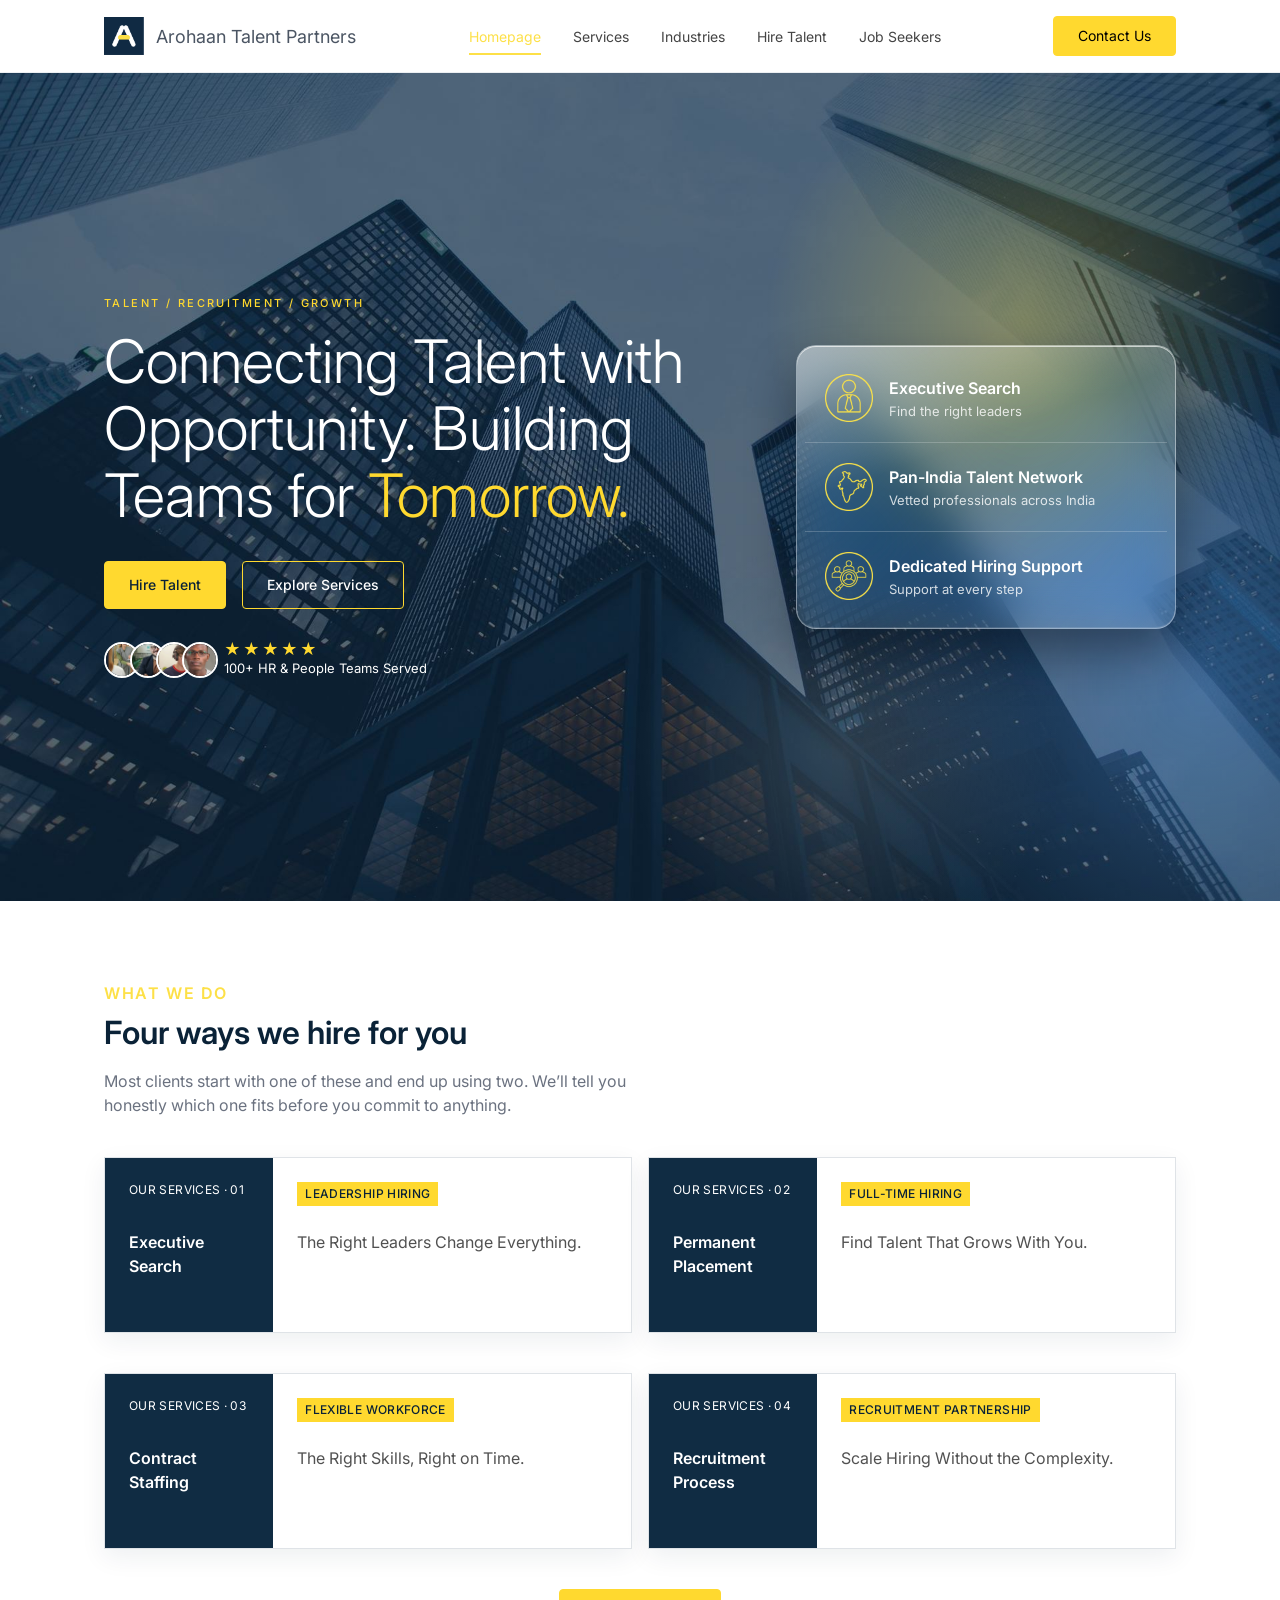
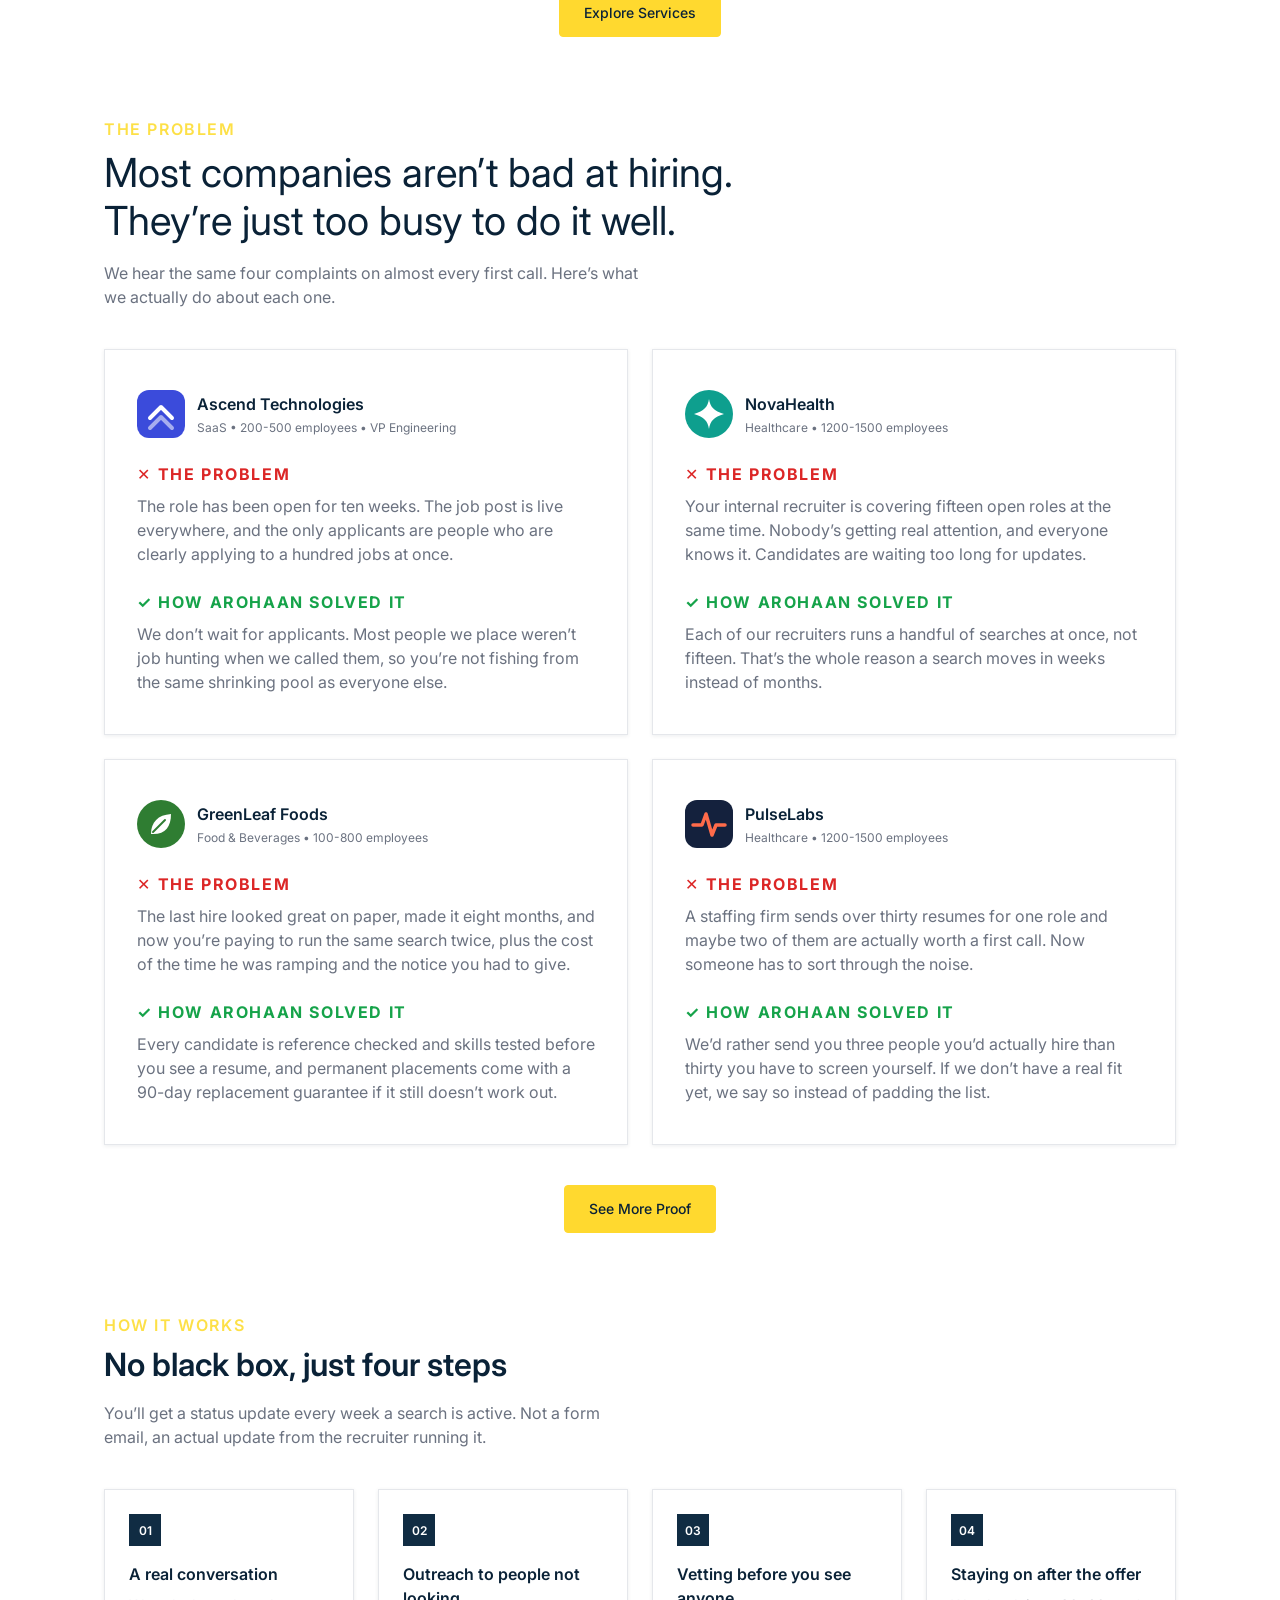
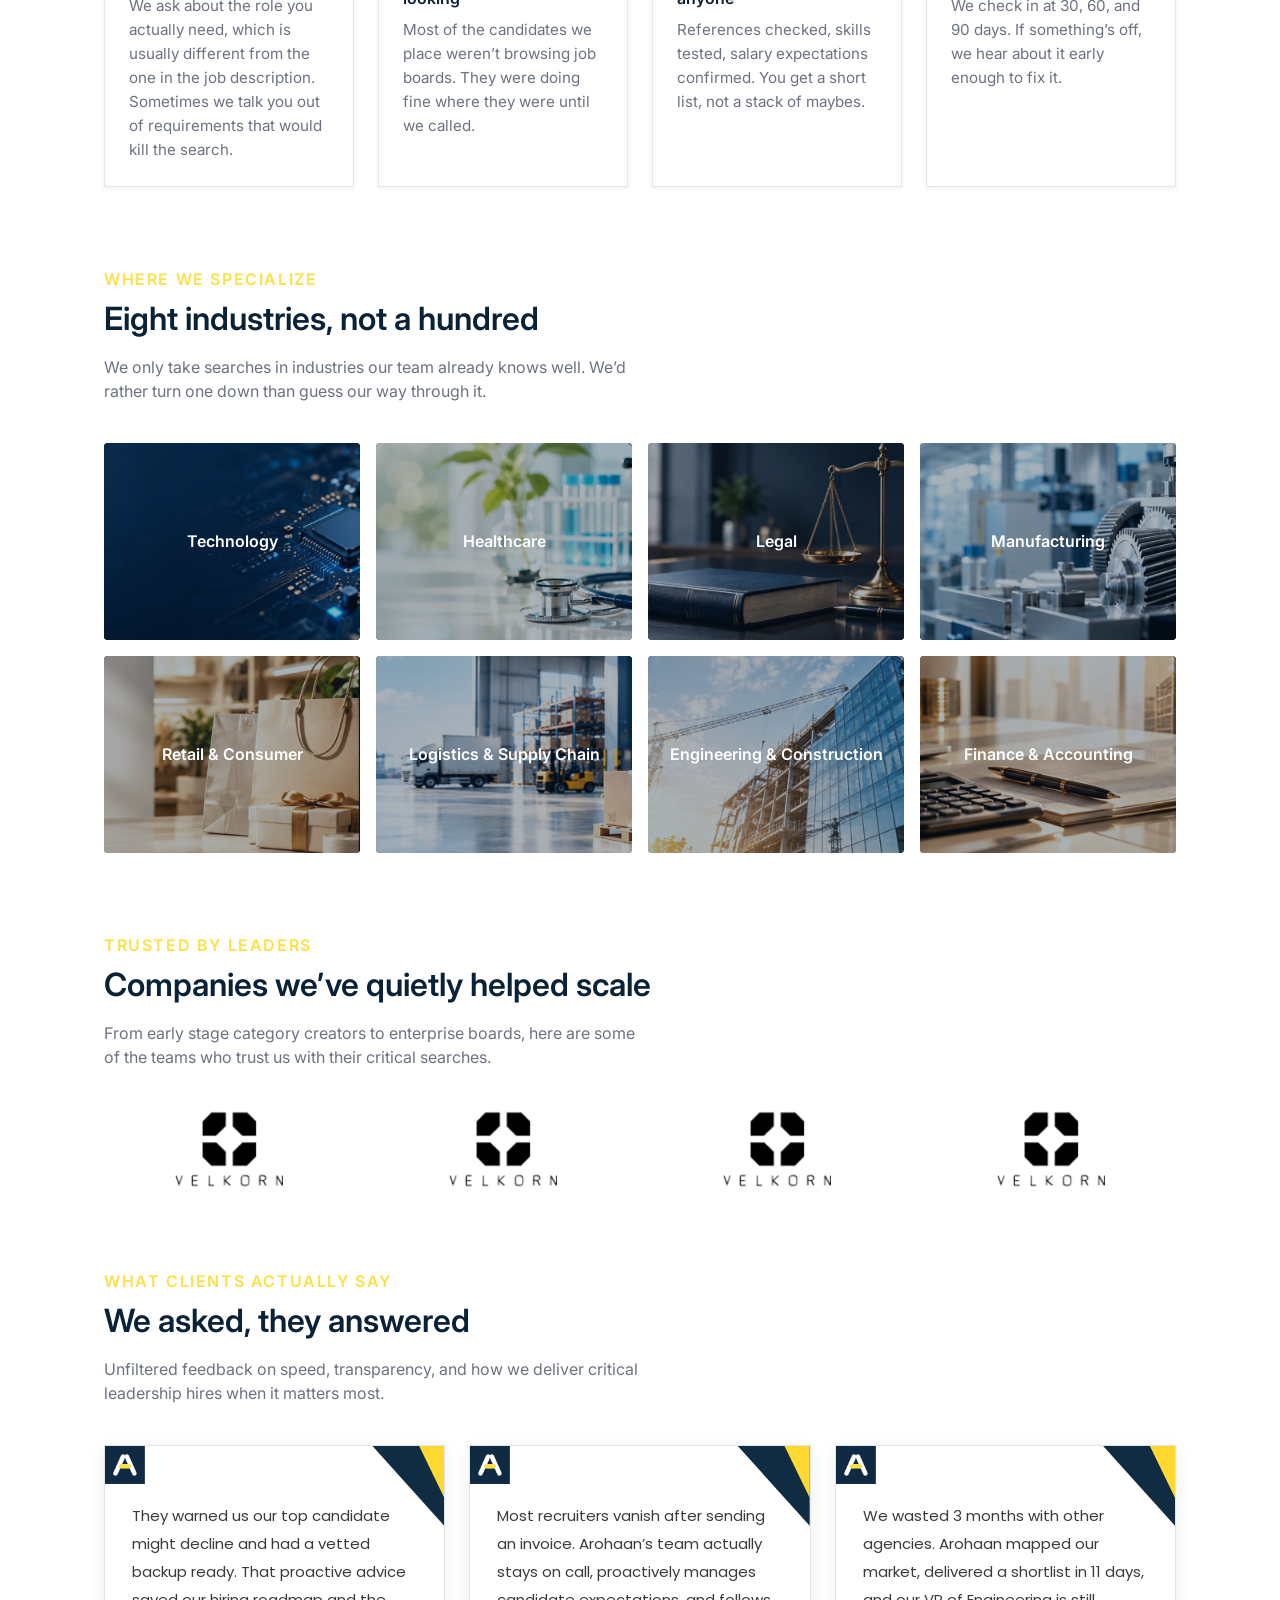
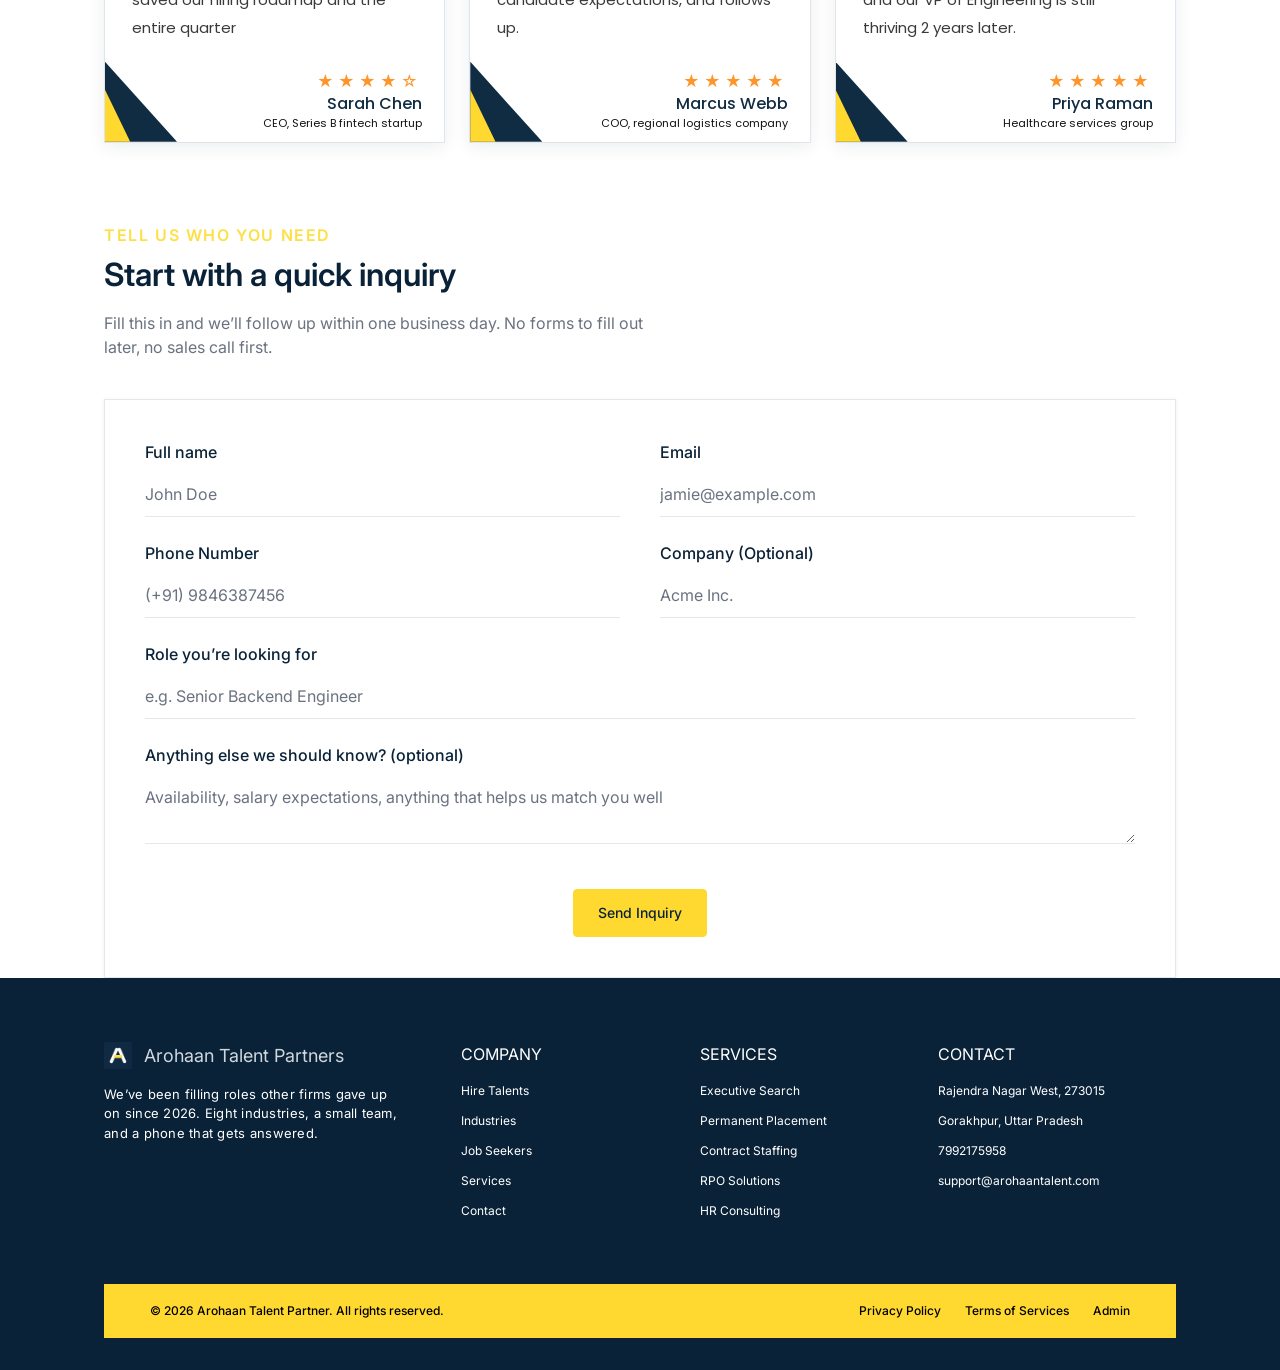
<file: index.html>
<!DOCTYPE html>
<html lang="en">
  <head>
    <meta charset="utf-8">
    <meta name="viewport" content="width=device-width, initial-scale=1, viewport-fit=cover">
    <meta name="description" content="Executive search, permanent placement and contract staffing across eight industries.">
    <title>Arohaan Talent Partners</title>

    <link rel="icon" href="assets/images/logo.png">
    <link rel="preconnect" href="https://fonts.googleapis.com">
    <link rel="preconnect" href="https://fonts.gstatic.com" crossorigin>
    <link rel="stylesheet" href="https://fonts.googleapis.com/css2?family=Inter:wght@300;400;500;600;700&family=Poppins:wght@300;400;500&display=swap">
    <link rel="stylesheet" href="css/main.css">
  </head>

  <body>
    <header class="navbar">
      <div class="container navbar__inner">
        <a class="navbar__brand" href="#top">
          <img src="assets/images/logo.png" alt="Arohaan logo" width="32" height="32">
          <span>Arohaan Talent Partners</span>
        </a>
        <nav class="nav-links" id="primary-nav" aria-label="Primary">
          <a class="is-active" href="#top" aria-current="page">Homepage</a>
          <a href="services.html">Services</a>
          <a href="industries.html">Industries</a>
          <a href="hire-talent.html">Hire Talent</a>
          <a href="job-seekers.html">Job Seekers</a>
          <a class="nav-links__mobile-cta" href="contact.html">Contact Us</a>
        </nav>
        <a class="btn btn--primary navbar__cta" href="contact.html">Contact Us</a>
        <button class="navbar__toggle" aria-label="Toggle menu" aria-expanded="false" data-nav-toggle="" aria-controls="primary-nav" type="button">☰</button>
      </div>
    </header>

    <header class="hero">
      <img class="bg-image" src="assets/images/hero.jpg" alt="" width="1920" height="1359">
      <div class="container hero__grid" id="top">
        <div class="hero__content">
          <div class="hero__tag">TALENT / RECRUITMENT / GROWTH</div>
          <h1>Connecting Talent with Opportunity. Building Teams for <em>Tomorrow.</em></h1>
          <div class="hero__actions">
            <a class="btn btn--primary" href="hire-talent.html">Hire Talent</a>
            <a class="btn btn--outline" href="services.html">Explore Services</a>
          </div>
          <div class="social-proof">
            <span class="avatars">
              <img src="assets/images/avatar-1.jpg" alt="" width="36" height="36">
              <img src="assets/images/avatar-2.jpg" alt="" width="36" height="36">
              <img src="assets/images/avatar-3.jpg" alt="" width="36" height="36">
              <img src="assets/images/avatar-4.jpg" alt="" width="36" height="36">
            </span>
            <span class="rating"><span class="rating__stars" aria-label="5 out of 5 stars">★★★★★</span>100+ HR &amp; People Teams Served</span>
          </div>
        </div>
        <div class="glass-panel">
          <div class="glass-panel__item">
            <img src="assets/images/icon-executive-search.png" alt="" width="48" height="48">
            <div>
              <b>Executive Search</b>
              <span>Find the right leaders</span>
            </div>
          </div>
          <div class="glass-panel__item">
            <img src="assets/images/icon-pan-india-network.png" alt="" width="48" height="48">
            <div>
              <b>Pan-India Talent Network</b>
              <span>Vetted professionals across India</span>
            </div>
          </div>
          <div class="glass-panel__item">
            <img src="assets/images/icon-hiring-support.png" alt="" width="48" height="48">
            <div>
              <b>Dedicated Hiring Support</b>
              <span>Support at every step</span>
            </div>
          </div>
        </div>
      </div>
    </header>

    <section id="services">
      <div class="container">
        <div class="eyebrow">What we do</div>
        <h2>Four ways we hire for you</h2>
        <p class="section-intro">
          Most clients start with one of these and end up using two. We’ll tell you honestly which
          one fits before you commit to anything.
        </p>
        <div class="service-grid">
          <div class="service-card">
            <div class="service-card__label">
              <small>OUR SERVICES · 01</small>
              <b>Executive Search</b>
            </div>
            <div class="service-card__body">
              <span class="badge">LEADERSHIP HIRING</span>
              <h3>The Right Leaders Change Everything.</h3>
            </div>
          </div>
          <div class="service-card">
            <div class="service-card__label">
              <small>OUR SERVICES · 02</small>
              <b>Permanent Placement</b>
            </div>
            <div class="service-card__body">
              <span class="badge">FULL-TIME HIRING</span>
              <h3>Find Talent That Grows With You.</h3>
            </div>
          </div>
          <div class="service-card">
            <div class="service-card__label">
              <small>OUR SERVICES · 03</small>
              <b>Contract Staffing</b>
            </div>
            <div class="service-card__body">
              <span class="badge">FLEXIBLE WORKFORCE</span>
              <h3>The Right Skills, Right on Time.</h3>
            </div>
          </div>
          <div class="service-card">
            <div class="service-card__label">
              <small>OUR SERVICES · 04</small>
              <b>Recruitment Process</b>
            </div>
            <div class="service-card__body">
              <span class="badge">RECRUITMENT PARTNERSHIP</span>
              <h3>Scale Hiring Without the Complexity.</h3>
            </div>
          </div>
        </div>
        <div class="actions-center">
          <a class="btn btn--primary" href="services.html">Explore Services</a>
        </div>
      </div>
    </section>

    <section>
      <div class="container">
        <div class="eyebrow">The problem</div>
        <h2 class="heading-lg">
          Most companies aren’t bad at hiring. They’re just too busy to do it well.
        </h2>
        <p class="section-intro">
          We hear the same four complaints on almost every first call. Here’s what we actually do
          about each one.
        </p>
        <div class="grid-2">
          <div class="problem-card">
            <header>
              <svg viewBox="0 0 48 48" role="img" aria-label="Ascend logo">
                <rect width="48" height="48" rx="12" fill="#3B4BDB"></rect>
                <path d="M13 28l11-11 11 11" fill="none" stroke="#fff" stroke-width="4" stroke-linecap="round" stroke-linejoin="round"></path>
                <path d="M13 38l11-11 11 11" fill="none" stroke="#fff" stroke-opacity=".55" stroke-width="4" stroke-linecap="round" stroke-linejoin="round"></path>
              </svg>
              <div>
                <b>Ascend Technologies</b>
                <span>SaaS • 200-500 employees • VP Engineering</span>
              </div>
            </header>
            <div>
              <h4 class="problem-card__label--bad">✕ THE PROBLEM</h4>
              <p>
                The role has been open for ten weeks. The job post is live everywhere, and the only
                applicants are people who are clearly applying to a hundred jobs at once.
              </p>
            </div>
            <div>
              <h4 class="problem-card__label--good">✓ HOW AROHAAN SOLVED IT</h4>
              <p>
                We don’t wait for applicants. Most people we place weren’t job hunting when we called
                them, so you’re not fishing from the same shrinking pool as everyone else.
              </p>
            </div>
          </div>
          <div class="problem-card">
            <header>
              <svg viewBox="0 0 48 48" role="img" aria-label="NovaHealth logo">
                <circle cx="24" cy="24" r="24" fill="#0E9F8E"></circle>
                <path d="M24 9c1.2 8 4.800 11.800 15 15-10.200 3.200-13.800 7-15 15-1.200-8-4.800-11.800-15-15 10.200-3.200 13.800-7 15-15z" fill="#fff"></path>
              </svg>
              <div>
                <b>NovaHealth</b>
                <span>Healthcare • 1200-1500 employees</span>
              </div>
            </header>
            <div>
              <h4 class="problem-card__label--bad">✕ THE PROBLEM</h4>
              <p>
                Your internal recruiter is covering fifteen open roles at the same time. Nobody’s
                getting real attention, and everyone knows it. Candidates are waiting too long for
                updates.
              </p>
            </div>
            <div>
              <h4 class="problem-card__label--good">✓ HOW AROHAAN SOLVED IT</h4>
              <p>
                Each of our recruiters runs a handful of searches at once, not fifteen. That’s the whole
                reason a search moves in weeks instead of months.
              </p>
            </div>
          </div>
          <div class="problem-card">
            <header>
              <svg viewBox="0 0 48 48" role="img" aria-label="GreenLeaf logo">
                <rect width="48" height="48" rx="24" fill="#2F7D32"></rect>
                <path d="M14 34c0-12 7-19 20-20 0 13-6 21-20 20z" fill="#fff"></path>
                <path d="M16 32l12-12" stroke="#2F7D32" stroke-width="2" stroke-linecap="round"></path>
              </svg>
              <div>
                <b>GreenLeaf Foods</b>
                <span>Food &amp; Beverages • 100-800 employees</span>
              </div>
            </header>
            <div>
              <h4 class="problem-card__label--bad">✕ THE PROBLEM</h4>
              <p>
                The last hire looked great on paper, made it eight months, and now you’re paying to run
                the same search twice, plus the cost of the time he was ramping and the notice you had
                to give.
              </p>
            </div>
            <div>
              <h4 class="problem-card__label--good">✓ HOW AROHAAN SOLVED IT</h4>
              <p>
                Every candidate is reference checked and skills tested before you see a resume, and
                permanent placements come with a 90-day replacement guarantee if it still doesn’t work
                out.
              </p>
            </div>
          </div>
          <div class="problem-card">
            <header>
              <svg viewBox="0 0 48 48" role="img" aria-label="PulseLabs logo">
                <rect width="48" height="48" rx="12" fill="#14213D"></rect>
                <path d="M8 25h9l4-11 6 21 4-10h9" fill="none" stroke="#FF6B4A" stroke-width="3.500" stroke-linecap="round" stroke-linejoin="round"></path>
              </svg>
              <div>
                <b>PulseLabs</b>
                <span>Healthcare • 1200-1500 employees</span>
              </div>
            </header>
            <div>
              <h4 class="problem-card__label--bad">✕ THE PROBLEM</h4>
              <p>
                A staffing firm sends over thirty resumes for one role and maybe two of them are
                actually worth a first call. Now someone has to sort through the noise.
              </p>
            </div>
            <div>
              <h4 class="problem-card__label--good">✓ HOW AROHAAN SOLVED IT</h4>
              <p>
                We’d rather send you three people you’d actually hire than thirty you have to screen
                yourself. If we don’t have a real fit yet, we say so instead of padding the list.
              </p>
            </div>
          </div>
        </div>
        <div class="actions-center">
          <a class="btn btn--primary" href="#contact">See More Proof</a>
        </div>
      </div>
    </section>

    <section>
      <div class="container">
        <div class="eyebrow">How it works</div>
        <h2>No black box, just four steps</h2>
        <p class="section-intro">
          You’ll get a status update every week a search is active. Not a form email, an actual
          update from the recruiter running it.
        </p>
        <div class="grid-4">
          <div class="step-card">
            <span class="step-card__number">01</span>
            <h3>A real conversation</h3>
            <p>
              We ask about the role you actually need, which is usually different from the one in the
              job description. Sometimes we talk you out of requirements that would kill the search.
            </p>
          </div>
          <div class="step-card">
            <span class="step-card__number">02</span>
            <h3>Outreach to people not looking</h3>
            <p>
              Most of the candidates we place weren’t browsing job boards. They were doing fine where
              they were until we called.
            </p>
          </div>
          <div class="step-card">
            <span class="step-card__number">03</span>
            <h3>Vetting before you see anyone</h3>
            <p>
              References checked, skills tested, salary expectations confirmed. You get a short list,
              not a stack of maybes.
            </p>
          </div>
          <div class="step-card">
            <span class="step-card__number">04</span>
            <h3>Staying on after the offer</h3>
            <p>
              We check in at 30, 60, and 90 days. If something’s off, we hear about it early enough to
              fix it.
            </p>
          </div>
        </div>
      </div>
    </section>

    <section id="industries">
      <div class="container">
        <div class="eyebrow">Where we specialize</div>
        <h2>Eight industries, not a hundred</h2>
        <p class="section-intro">
          We only take searches in industries our team already knows well. We’d rather turn one
          down than guess our way through it.
        </p>
        <div class="industry-grid">
          <div class="industry-tile">
            <img src="assets/images/industry-technology.jpg" alt="" loading="lazy" decoding="async">
            <span>Technology</span>
          </div>
          <div class="industry-tile">
            <img src="assets/images/industry-healthcare.jpg" alt="" loading="lazy" decoding="async">
            <span>Healthcare</span>
          </div>
          <div class="industry-tile">
            <img src="assets/images/industry-legal.jpg" alt="" loading="lazy" decoding="async">
            <span>Legal</span>
          </div>
          <div class="industry-tile">
            <img src="assets/images/industry-manufacturing.jpg" alt="" loading="lazy" decoding="async">
            <span>Manufacturing</span>
          </div>
          <div class="industry-tile">
            <img src="assets/images/industry-retail-consumer.jpg" alt="" loading="lazy" decoding="async">
            <span>Retail &amp; Consumer</span>
          </div>
          <div class="industry-tile">
            <img src="assets/images/industry-logistics-supply-chain.jpg" alt="" loading="lazy" decoding="async">
            <span>Logistics &amp; Supply Chain</span>
          </div>
          <div class="industry-tile">
            <img src="assets/images/industry-engineering-construction.jpg" alt="" loading="lazy" decoding="async">
            <span>Engineering &amp; Construction</span>
          </div>
          <div class="industry-tile">
            <img src="assets/images/industry-finance-accounting.jpg" alt="" loading="lazy" decoding="async">
            <span>Finance &amp; Accounting</span>
          </div>
        </div>
      </div>
    </section>

    <section>
      <div class="container">
        <div class="eyebrow">Trusted by leaders</div>
        <h2>Companies we’ve quietly helped scale</h2>
        <p class="section-intro">
          From early stage category creators to enterprise boards, here are some of the teams who
          trust us with their critical searches.
        </p>
        <div class="logo-row">
          <img class="client-logo" src="assets/images/velkorn.png" alt="Velkorn" width="480" height="356">
          <img class="client-logo" src="assets/images/velkorn.png" alt="Velkorn" width="480" height="356">
          <img class="client-logo" src="assets/images/velkorn.png" alt="Velkorn" width="480" height="356">
          <img class="client-logo" src="assets/images/velkorn.png" alt="Velkorn" width="480" height="356">
        </div>
      </div>
    </section>

    <section>
      <div class="container">
        <div class="eyebrow">What clients actually say</div>
        <h2>We asked, they answered</h2>
        <p class="section-intro">
          Unfiltered feedback on speed, transparency, and how we deliver critical leadership hires
          when it matters most.
        </p>
        <div class="testimonial-grid">
          <div class="testimonial">
            <span class="corner corner--top-navy" aria-hidden="true"></span>
            <span class="corner corner--top-yellow" aria-hidden="true"></span>
            <span class="corner corner--bottom-navy" aria-hidden="true"></span>
            <span class="corner corner--bottom-yellow" aria-hidden="true"></span>
            <span class="testimonial__logo" role="img" aria-label="Arohaan"></span>
            <p>
              They warned us our top candidate might decline and had a vetted backup ready. That
              proactive advice saved our hiring roadmap and the entire quarter
            </p>
            <div class="testimonial__author">
              <span class="testimonial__stars" aria-label="4 out of 5 stars">★★★★<em>☆</em></span>
              <b>Sarah Chen</b>
              <span class="testimonial__role">CEO, Series B fintech startup</span>
            </div>
          </div>
          <div class="testimonial">
            <span class="corner corner--top-navy" aria-hidden="true"></span>
            <span class="corner corner--top-yellow" aria-hidden="true"></span>
            <span class="corner corner--bottom-navy" aria-hidden="true"></span>
            <span class="corner corner--bottom-yellow" aria-hidden="true"></span>
            <span class="testimonial__logo" role="img" aria-label="Arohaan"></span>
            <p>
              Most recruiters vanish after sending an invoice. Arohaan’s team actually stays on call,
              proactively manages candidate expectations, and follows up.
            </p>
            <div class="testimonial__author">
              <span class="testimonial__stars" aria-label="5 out of 5 stars">★★★★★</span>
              <b>Marcus Webb</b>
              <span class="testimonial__role">COO, regional logistics company</span>
            </div>
          </div>
          <div class="testimonial">
            <span class="corner corner--top-navy" aria-hidden="true"></span>
            <span class="corner corner--top-yellow" aria-hidden="true"></span>
            <span class="corner corner--bottom-navy" aria-hidden="true"></span>
            <span class="corner corner--bottom-yellow" aria-hidden="true"></span>
            <span class="testimonial__logo" role="img" aria-label="Arohaan"></span>
            <p>
              We wasted 3 months with other agencies. Arohaan mapped our market, delivered a shortlist
              in 11 days, and our VP of Engineering is still thriving 2 years later.
            </p>
            <div class="testimonial__author">
              <span class="testimonial__stars" aria-label="5 out of 5 stars">★★★★★</span>
              <b>Priya Raman</b>
              <span class="testimonial__role">Healthcare services group</span>
            </div>
          </div>
        </div>
      </div>
    </section>

    <section id="contact">
      <div class="container">
        <div class="eyebrow">Tell us who you need</div>
        <h2>Start with a quick inquiry</h2>
        <p class="section-intro">
          Fill this in and we’ll follow up within one business day. No forms to fill out later, no
          sales call first.
        </p>
        <div class="inquiry-form">
          <div class="inquiry-form__grid">
            <div>
              <label for="n">Full name</label>
              <input id="n" placeholder="John Doe" autocomplete="name">
            </div>
            <div>
              <label for="e">Email</label>
              <input id="e" type="email" placeholder="jamie@example.com" autocomplete="email">
            </div>
            <div>
              <label for="p">Phone Number</label>
              <input id="p" type="tel" placeholder="(+91) 9846387456" autocomplete="tel">
            </div>
            <div>
              <label for="co">Company (Optional)</label>
              <input id="co" placeholder="Acme Inc." autocomplete="organization">
            </div>
            <div class="full-width">
              <label for="r">Role you’re looking for</label>
              <input id="r" placeholder="e.g. Senior Backend Engineer">
            </div>
            <div class="full-width">
              <label for="m">Anything else we should know? (optional)</label>
              <textarea id="m" placeholder="Availability, salary expectations, anything that helps us match you well"></textarea>
            </div>
          </div>
          <div class="actions-center">
            <button class="btn btn--primary" type="button">Send Inquiry</button>
          </div>
        </div>
      </div>
    </section>

    <footer>
      <div class="container footer__grid">
        <div>
          <a class="footer__logo" href="#top">
            <img src="assets/images/logo.png" alt="Arohaan logo" width="32" height="32">
            <span>Arohaan Talent Partners</span>
          </a>
          <p class="footer__description">
            We’ve been filling roles other firms gave up on since 2026. Eight industries, a small
            team, and a phone that gets answered.
          </p>
        </div>
        <div>
          <h3 class="footer__title">COMPANY</h3>
          <ul class="footer__links">
            <li>
              <a href="hire-talent.html">Hire Talents</a>
            </li>
            <li>
              <a href="industries.html">Industries</a>
            </li>
            <li>
              <a href="job-seekers.html">Job Seekers</a>
            </li>
            <li>
              <a href="services.html">Services</a>
            </li>
            <li>
              <a href="contact.html">Contact</a>
            </li>
          </ul>
        </div>
        <div>
          <h3 class="footer__title">SERVICES</h3>
          <ul class="footer__links">
            <li>
              <a href="services.html">Executive Search</a>
            </li>
            <li>
              <a href="services.html">Permanent Placement</a>
            </li>
            <li>
              <a href="services.html">Contract Staffing</a>
            </li>
            <li>
              <a href="services.html">RPO Solutions</a>
            </li>
            <li>
              <a href="services.html">HR Consulting</a>
            </li>
          </ul>
        </div>
        <div>
          <h3 class="footer__title">CONTACT</h3>
          <ul class="footer__links">
            <li>Rajendra Nagar West, 273015</li>
            <li>Gorakhpur, Uttar Pradesh</li>
            <li>
              <a href="tel:7992175958">7992175958</a>
            </li>
            <li>
              <a href="mailto:support@arohaantalent.com">support@arohaantalent.com</a>
            </li>
          </ul>
        </div>
      </div>
      <div class="footer__bottom">
        <div class="footer__bottom-inner">
          <div>© 2026 Arohaan Talent Partner. All rights reserved.</div>
          <span>
            <a href="#top">Privacy Policy</a>
            <a href="#top">Terms of Services</a>
            <a href="#top">Admin</a>
          </span>
        </div>
      </div>
    </footer>

    <script src="js/main.js" defer></script>
  </body>
</html>
</file>
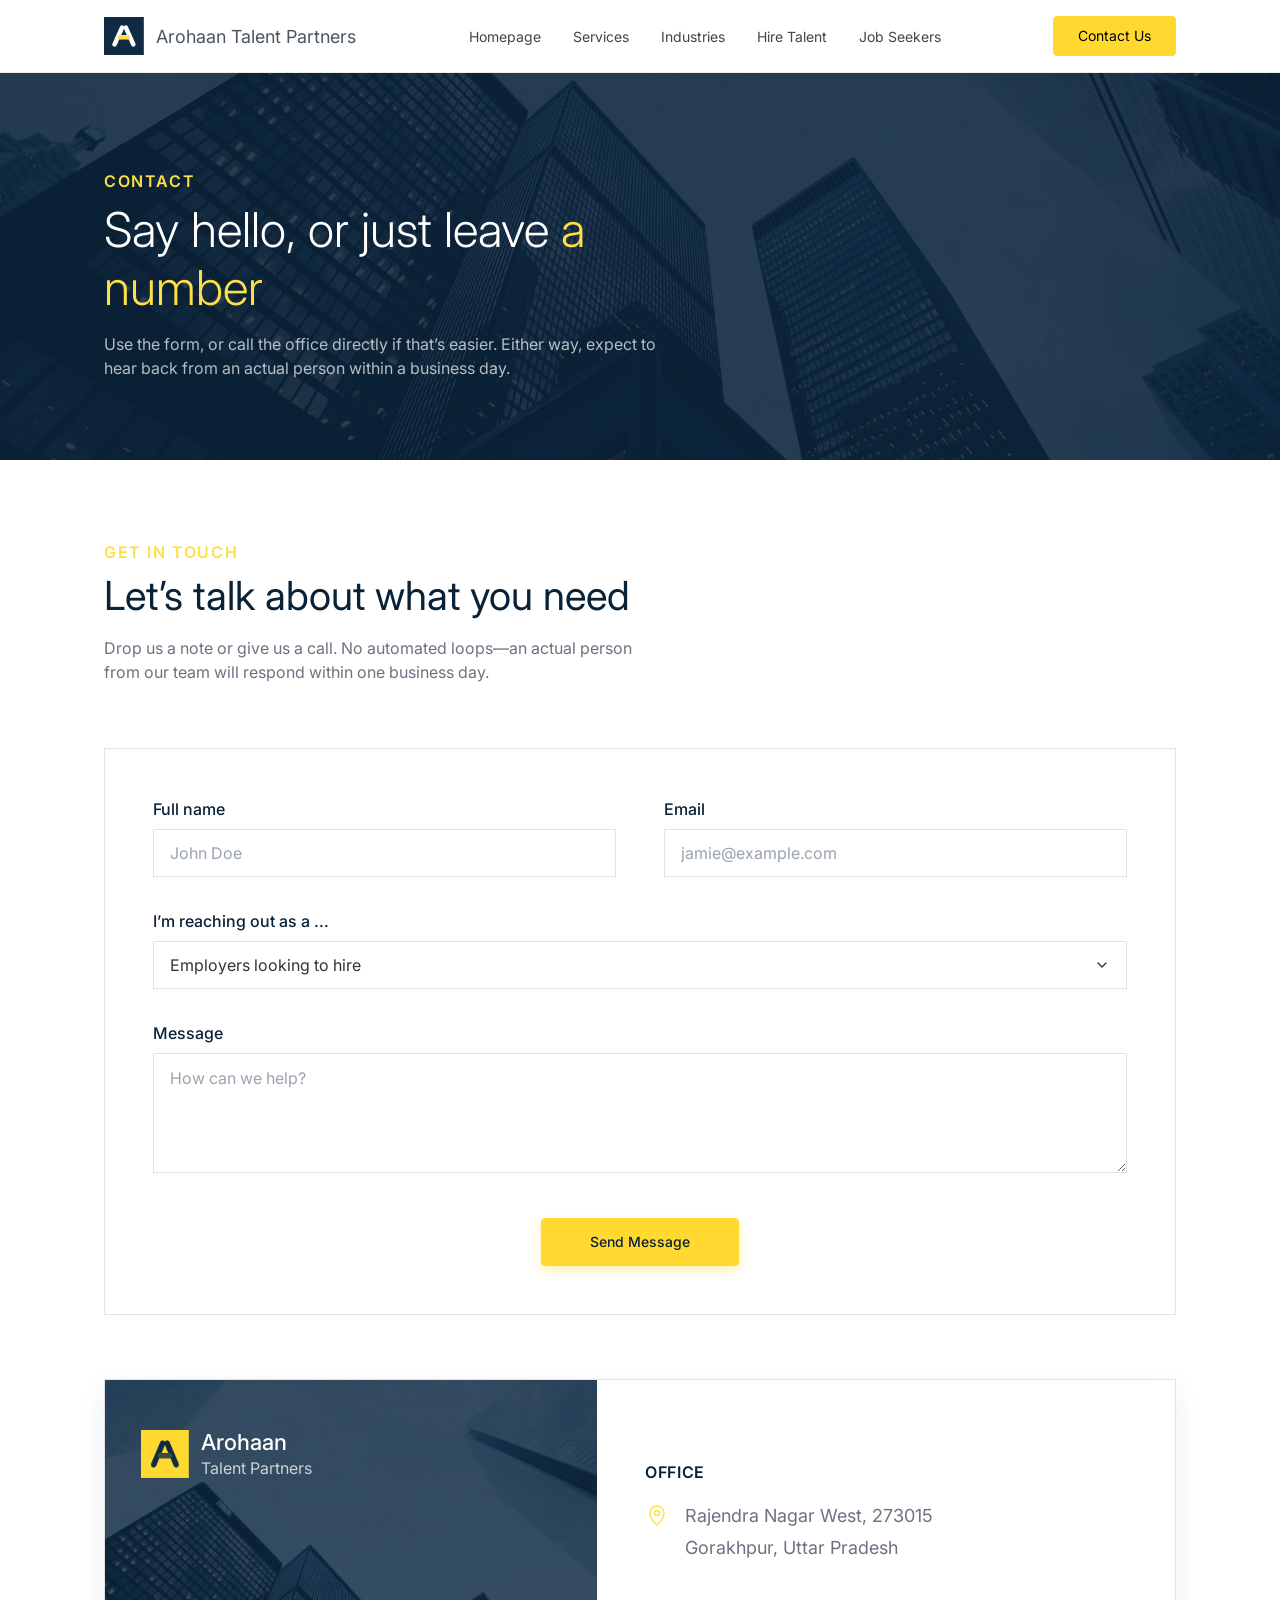
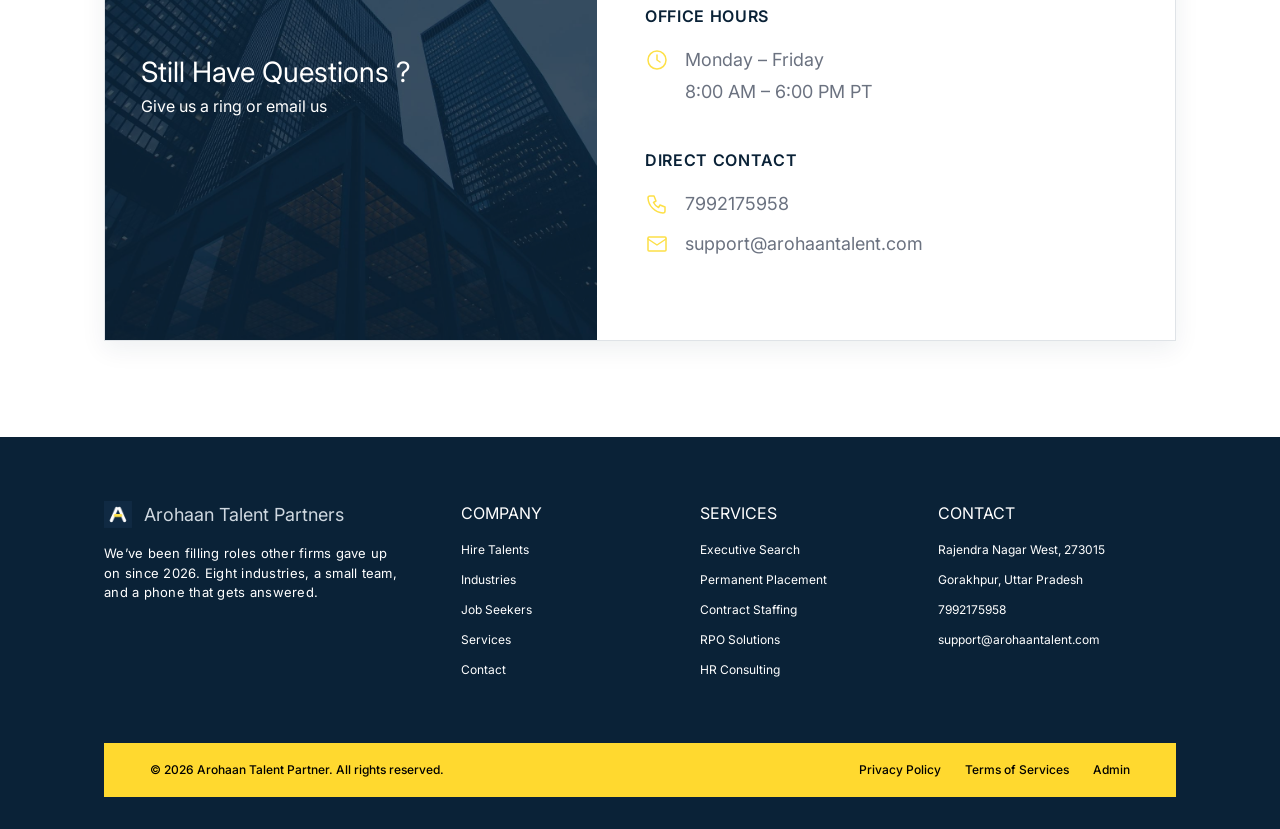
<file: contact.html>
<!DOCTYPE html>
<html lang="en">
  <head>
    <meta charset="utf-8">
    <meta name="viewport" content="width=device-width, initial-scale=1, viewport-fit=cover">
    <meta name="description" content="Get in touch with the Arohaan team.">
    <title>Contact Us | Arohaan Talent Partners</title>

    <link rel="icon" href="assets/images/logo.png">
    <link rel="preconnect" href="https://fonts.googleapis.com">
    <link rel="preconnect" href="https://fonts.gstatic.com" crossorigin>
    <link rel="stylesheet" href="https://fonts.googleapis.com/css2?family=Inter:wght@300;400;500;600;700&family=Poppins:wght@300;400;500&display=swap">
    <link rel="stylesheet" href="css/main.css">
  </head>

  <body>
    <header class="navbar">
      <div class="container navbar__inner">
        <a class="navbar__brand" href="index.html">
          <img src="assets/images/logo.png" alt="Arohaan logo" width="32" height="32">
          <span>Arohaan Talent Partners</span>
        </a>
        <nav class="nav-links" id="primary-nav" aria-label="Primary">
          <a href="index.html">Homepage</a>
          <a href="services.html">Services</a>
          <a href="industries.html">Industries</a>
          <a href="hire-talent.html">Hire Talent</a>
          <a href="job-seekers.html">Job Seekers</a>
          <a class="nav-links__mobile-cta" href="#top">Contact Us</a>
        </nav>
        <a class="btn btn--primary navbar__cta" href="#top">Contact Us</a>
        <button class="navbar__toggle" aria-label="Toggle menu" aria-expanded="false" data-nav-toggle="" aria-controls="primary-nav" type="button">☰</button>
      </div>
    </header>

    <header class="page-hero" id="top">
      <img class="bg-image" src="assets/images/hero.jpg" alt="" width="1920" height="1359">
      <div class="container">
        <div class="eyebrow">Contact</div>
        <h1>Say hello, or just leave <em>a number</em></h1>
        <p>
          Use the form, or call the office directly if that’s easier. Either way, expect to hear
          back from an actual person within a business day.
        </p>
      </div>
    </header>

    <section class="section--padded-bottom">
      <div class="container">
        <div class="eyebrow">Get in touch</div>
        <h2 class="heading-lg">Let’s talk about what you need</h2>
        <p class="section-intro">
          Drop us a note or give us a call. No automated loops—an actual person from our team will
          respond within one business day.
        </p>
        <form class="request-form" data-demo-form="">
          <div class="form-grid">
            <div>
              <label for="a">Full name</label>
              <input id="a" placeholder="John Doe" autocomplete="name">
            </div>
            <div>
              <label for="b">Email</label>
              <input id="b" type="email" placeholder="jamie@example.com" autocomplete="email">
            </div>
            <div class="full-width">
              <label for="c">I’m reaching out as a ...</label>
              <select id="c">
                <option>Employers looking to hire</option>
                <option>Job seekers</option>
                <option>Something else</option>
              </select>
            </div>
            <div class="full-width">
              <label for="d">Message</label>
              <textarea id="d" placeholder="How can we help?"></textarea>
            </div>
          </div>
          <div class="actions-center">
            <button class="btn btn--primary" type="submit">Send Message</button>
          </div>
        </form>
        <div class="info-split info-split--contact">
          <div class="info-split__media">
            <img class="bg-image" src="assets/images/hero.jpg" alt="" width="1920" height="1359">
            <div class="info-split__brand">
              <img src="assets/images/logo-yellow.png" alt="Arohaan logo" width="48" height="48">
              <span>Arohaan<small>Talent Partners</small></span>
            </div>
            <div class="info-split__headline">
              <h3>Still Have Questions ?</h3>
              <p>Give us a ring or email us</p>
            </div>
          </div>
          <div class="info-split__details">
            <div>
              <h4>Office</h4>
              <div class="contact-row">
                <svg viewBox="0 0 24 24" fill="none" stroke="#FDE047" stroke-width="1.5" stroke-linecap="round" stroke-linejoin="round" aria-hidden="true">
                  <path d="M12 21s7-6 7-12a7 7 0 10-14 0c0 6 7 12 7 12z"></path>
                  <circle cx="12" cy="9" r="2.5"></circle>
                </svg>
                <span>Rajendra Nagar West, 273015<br>Gorakhpur, Uttar Pradesh</span>
              </div>
            </div>
            <div>
              <h4>Office hours</h4>
              <div class="contact-row">
                <svg viewBox="0 0 24 24" fill="none" stroke="#FDE047" stroke-width="1.5" stroke-linecap="round" stroke-linejoin="round" aria-hidden="true">
                  <circle cx="12" cy="12" r="9"></circle>
                  <path d="M12 7v5l3 2"></path>
                </svg>
                <span>Monday – Friday<br>8:00 AM – 6:00 PM PT</span>
              </div>
            </div>
            <div>
              <h4>Direct contact</h4>
              <div class="contact-row">
                <svg viewBox="0 0 24 24" fill="none" stroke="#FDE047" stroke-width="1.5" stroke-linecap="round" stroke-linejoin="round" aria-hidden="true">
                  <path d="M5 4h4l2 5-2.500 1.500a11 11 0 005 5L15 13l5 2v4a2 2 0 01-2 2A16 16 0 013 6a2 2 0 012-2z"></path>
                </svg>
                <span>7992175958</span>
              </div>
              <div class="contact-row">
                <svg viewBox="0 0 24 24" fill="none" stroke="#FDE047" stroke-width="1.5" stroke-linecap="round" stroke-linejoin="round" aria-hidden="true">
                  <rect x="3" y="5" width="18" height="14" rx="1"></rect>
                  <path d="M3 7l9 6 9-6"></path>
                </svg>
                <span>support@arohaantalent.com</span>
              </div>
            </div>
          </div>
        </div>
      </div>
    </section>

    <footer>
      <div class="container footer__grid">
        <div>
          <a class="footer__logo" href="index.html">
            <img src="assets/images/logo.png" alt="Arohaan logo" width="32" height="32">
            <span>Arohaan Talent Partners</span>
          </a>
          <p class="footer__description">
            We’ve been filling roles other firms gave up on since 2026. Eight industries, a small
            team, and a phone that gets answered.
          </p>
        </div>
        <div>
          <h3 class="footer__title">COMPANY</h3>
          <ul class="footer__links">
            <li>
              <a href="hire-talent.html">Hire Talents</a>
            </li>
            <li>
              <a href="industries.html">Industries</a>
            </li>
            <li>
              <a href="job-seekers.html">Job Seekers</a>
            </li>
            <li>
              <a href="services.html">Services</a>
            </li>
            <li>
              <a href="contact.html">Contact</a>
            </li>
          </ul>
        </div>
        <div>
          <h3 class="footer__title">SERVICES</h3>
          <ul class="footer__links">
            <li>
              <a href="services.html">Executive Search</a>
            </li>
            <li>
              <a href="services.html">Permanent Placement</a>
            </li>
            <li>
              <a href="services.html">Contract Staffing</a>
            </li>
            <li>
              <a href="services.html">RPO Solutions</a>
            </li>
            <li>
              <a href="services.html">HR Consulting</a>
            </li>
          </ul>
        </div>
        <div>
          <h3 class="footer__title">CONTACT</h3>
          <ul class="footer__links">
            <li>Rajendra Nagar West, 273015</li>
            <li>Gorakhpur, Uttar Pradesh</li>
            <li>
              <a href="tel:7992175958">7992175958</a>
            </li>
            <li>
              <a href="mailto:support@arohaantalent.com">support@arohaantalent.com</a>
            </li>
          </ul>
        </div>
      </div>
      <div class="footer__bottom">
        <div class="footer__bottom-inner">
          <div>© 2026 Arohaan Talent Partner. All rights reserved.</div>
          <span>
            <a href="index.html">Privacy Policy</a>
            <a href="index.html">Terms of Services</a>
            <a href="index.html">Admin</a>
          </span>
        </div>
      </div>
    </footer>

    <script src="js/main.js" defer></script>
  </body>
</html>
</file>
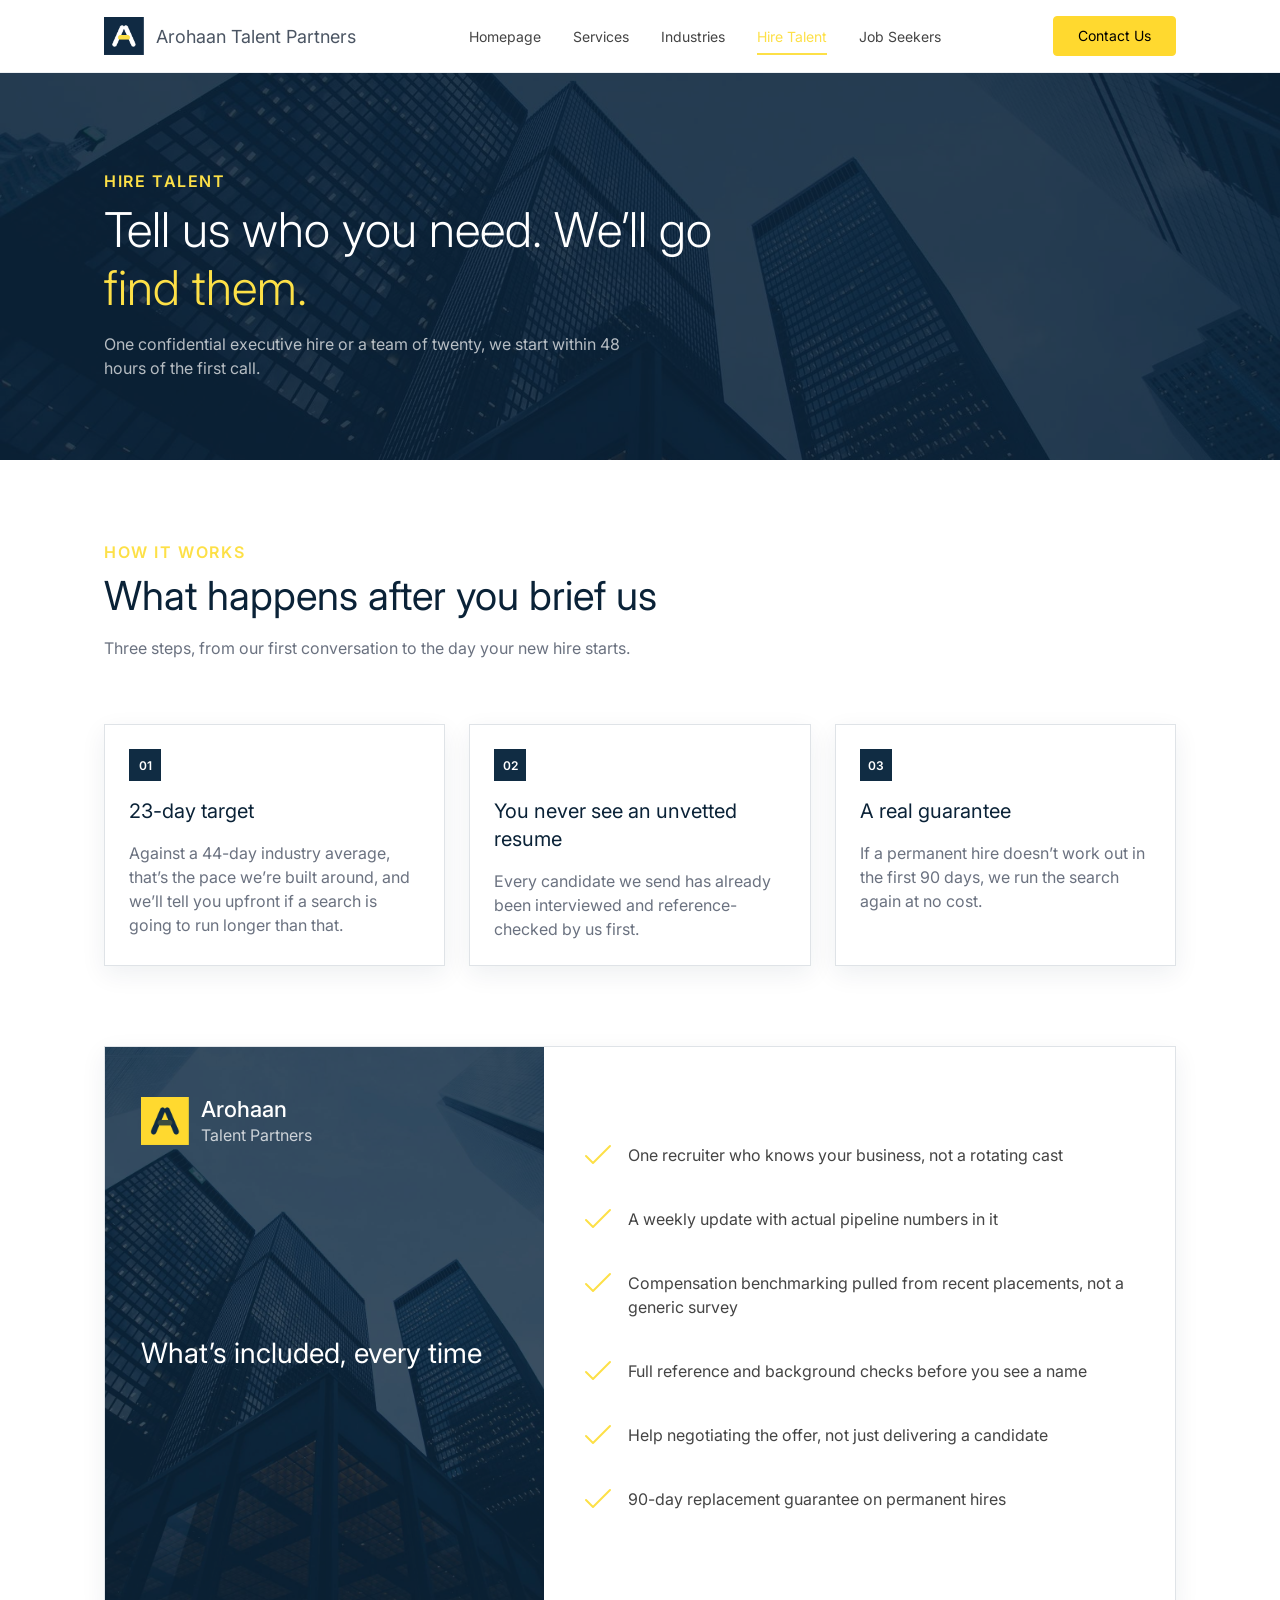
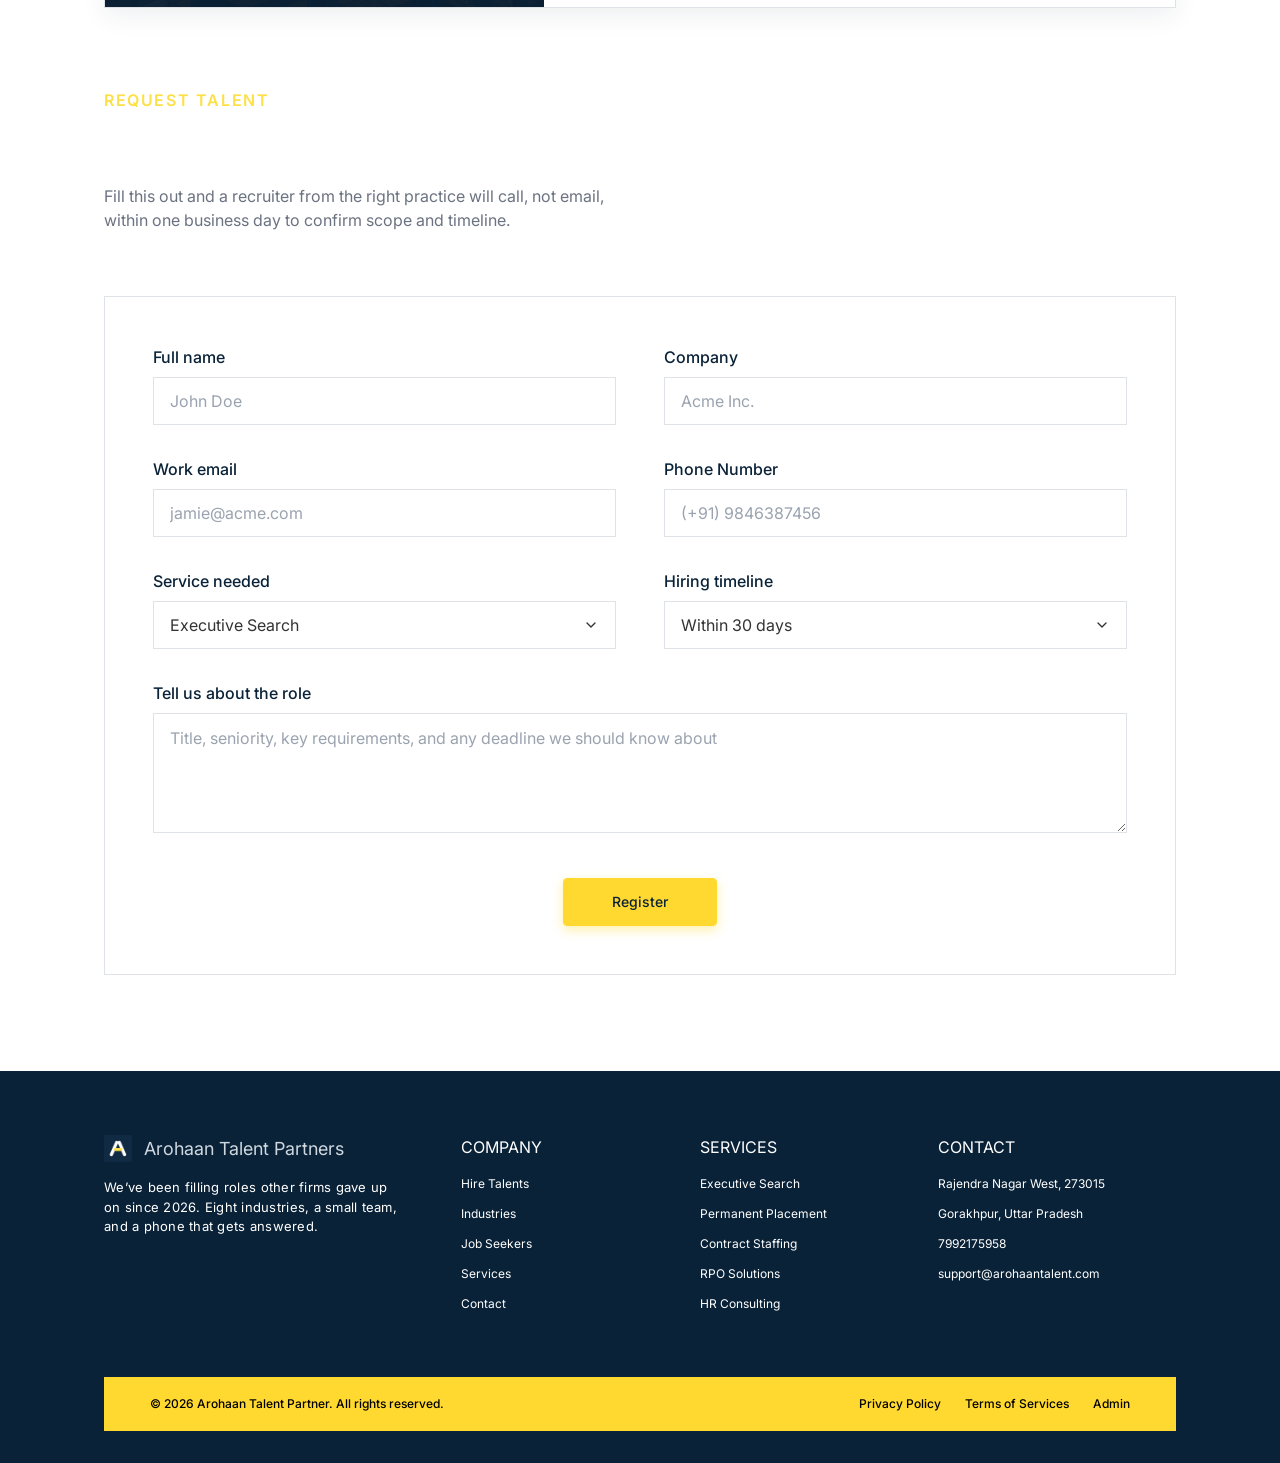
<file: hire-talent.html>
<!DOCTYPE html>
<html lang="en">
  <head>
    <meta charset="utf-8">
    <meta name="viewport" content="width=device-width, initial-scale=1, viewport-fit=cover">
    <meta name="description" content="Tell us who you need. A recruiter calls within one business day.">
    <title>Hire Talent | Arohaan Talent Partners</title>

    <link rel="icon" href="assets/images/logo.png">
    <link rel="preconnect" href="https://fonts.googleapis.com">
    <link rel="preconnect" href="https://fonts.gstatic.com" crossorigin>
    <link rel="stylesheet" href="https://fonts.googleapis.com/css2?family=Inter:wght@300;400;500;600;700&family=Poppins:wght@300;400;500&display=swap">
    <link rel="stylesheet" href="css/main.css">
  </head>

  <body>
    <header class="navbar">
      <div class="container navbar__inner">
        <a class="navbar__brand" href="index.html">
          <img src="assets/images/logo.png" alt="Arohaan logo" width="32" height="32">
          <span>Arohaan Talent Partners</span>
        </a>
        <nav class="nav-links" id="primary-nav" aria-label="Primary">
          <a href="index.html">Homepage</a>
          <a href="services.html">Services</a>
          <a href="industries.html">Industries</a>
          <a class="is-active" href="#top" aria-current="page">Hire Talent</a>
          <a href="job-seekers.html">Job Seekers</a>
          <a class="nav-links__mobile-cta" href="contact.html">Contact Us</a>
        </nav>
        <a class="btn btn--primary navbar__cta" href="contact.html">Contact Us</a>
        <button class="navbar__toggle" aria-label="Toggle menu" aria-expanded="false" data-nav-toggle="" aria-controls="primary-nav" type="button">☰</button>
      </div>
    </header>

    <header class="page-hero" id="top">
      <img class="bg-image" src="assets/images/hero.jpg" alt="" width="1920" height="1359">
      <div class="container">
        <div class="eyebrow">Hire talent</div>
        <h1 class="page-hero__title--wide">Tell us who you need. We’ll go <em>find them.</em></h1>
        <p>
          One confidential executive hire or a team of twenty, we start within 48 hours of the
          first call.
        </p>
      </div>
    </header>

    <section>
      <div class="container">
        <div class="eyebrow">How it works</div>
        <h2 class="heading-lg">What happens after you brief us</h2>
        <p class="section-intro">
          Three steps, from our first conversation to the day your new hire starts.
        </p>
        <div class="steps-grid">
          <div class="step-card">
            <span class="step-card__number">01</span>
            <h3>23-day target</h3>
            <p>
              Against a 44-day industry average, that’s the pace we’re built around, and we’ll tell
              you upfront if a search is going to run longer than that.
            </p>
          </div>
          <div class="step-card">
            <span class="step-card__number">02</span>
            <h3>You never see an unvetted resume</h3>
            <p>
              Every candidate we send has already been interviewed and reference-checked by us first.
            </p>
          </div>
          <div class="step-card">
            <span class="step-card__number">03</span>
            <h3>A real guarantee</h3>
            <p>
              If a permanent hire doesn’t work out in the first 90 days, we run the search again at no
              cost.
            </p>
          </div>
        </div>
        <div class="info-split">
          <div class="info-split__media">
            <img class="bg-image" src="assets/images/hero.jpg" alt="" width="1920" height="1359">
            <div class="info-split__brand">
              <img src="assets/images/logo-yellow.png" alt="Arohaan logo" width="48" height="48">
              <span>Arohaan<small>Talent Partners</small></span>
            </div>
            <h3>What’s included, every time</h3>
          </div>
          <ul class="info-split__list">
            <li>One recruiter who knows your business, not a rotating cast</li>
            <li>A weekly update with actual pipeline numbers in it</li>
            <li>Compensation benchmarking pulled from recent placements, not a generic survey</li>
            <li>Full reference and background checks before you see a name</li>
            <li>Help negotiating the offer, not just delivering a candidate</li>
            <li>90-day replacement guarantee on permanent hires</li>
          </ul>
        </div>
      </div>
    </section>

    <section id="request" class="section--padded-bottom">
      <div class="container">
        <div class="eyebrow">Request talent</div>
        <h2 class="heading-lg">Start here</h2>
        <p class="section-intro">
          Fill this out and a recruiter from the right practice will call, not email, within one
          business day to confirm scope and timeline.
        </p>
        <form class="request-form" data-demo-form="">
          <div class="form-grid">
            <div>
              <label for="a">Full name</label>
              <input id="a" placeholder="John Doe" autocomplete="name">
            </div>
            <div>
              <label for="b">Company</label>
              <input id="b" placeholder="Acme Inc." autocomplete="organization">
            </div>
            <div>
              <label for="c">Work email</label>
              <input id="c" type="email" placeholder="jamie@acme.com" autocomplete="email">
            </div>
            <div>
              <label for="d">Phone Number</label>
              <input id="d" type="tel" placeholder="(+91) 9846387456" autocomplete="tel">
            </div>
            <div>
              <label for="e">Service needed</label>
              <select id="e">
                <option>Executive Search</option>
                <option>Permanent Placement</option>
                <option>Contract Staffing</option>
                <option>RPO Solutions</option>
                <option>HR Consulting</option>
              </select>
            </div>
            <div>
              <label for="f">Hiring timeline</label>
              <select id="f">
                <option>Within 30 days</option>
                <option>30 to 60 days</option>
                <option>60 to 90 days</option>
                <option>More than 90 days</option>
              </select>
            </div>
            <div class="full-width">
              <label for="g">Tell us about the role</label>
              <textarea id="g" placeholder="Title, seniority, key requirements, and any deadline we should know about"></textarea>
            </div>
          </div>
          <div class="actions-center">
            <button class="btn btn--primary" type="submit">Register</button>
          </div>
        </form>
      </div>
    </section>

    <footer>
      <div class="container footer__grid">
        <div>
          <a class="footer__logo" href="index.html">
            <img src="assets/images/logo.png" alt="Arohaan logo" width="32" height="32">
            <span>Arohaan Talent Partners</span>
          </a>
          <p class="footer__description">
            We’ve been filling roles other firms gave up on since 2026. Eight industries, a small
            team, and a phone that gets answered.
          </p>
        </div>
        <div>
          <h3 class="footer__title">COMPANY</h3>
          <ul class="footer__links">
            <li>
              <a href="hire-talent.html">Hire Talents</a>
            </li>
            <li>
              <a href="industries.html">Industries</a>
            </li>
            <li>
              <a href="job-seekers.html">Job Seekers</a>
            </li>
            <li>
              <a href="services.html">Services</a>
            </li>
            <li>
              <a href="contact.html">Contact</a>
            </li>
          </ul>
        </div>
        <div>
          <h3 class="footer__title">SERVICES</h3>
          <ul class="footer__links">
            <li>
              <a href="services.html">Executive Search</a>
            </li>
            <li>
              <a href="services.html">Permanent Placement</a>
            </li>
            <li>
              <a href="services.html">Contract Staffing</a>
            </li>
            <li>
              <a href="services.html">RPO Solutions</a>
            </li>
            <li>
              <a href="services.html">HR Consulting</a>
            </li>
          </ul>
        </div>
        <div>
          <h3 class="footer__title">CONTACT</h3>
          <ul class="footer__links">
            <li>Rajendra Nagar West, 273015</li>
            <li>Gorakhpur, Uttar Pradesh</li>
            <li>
              <a href="tel:7992175958">7992175958</a>
            </li>
            <li>
              <a href="mailto:support@arohaantalent.com">support@arohaantalent.com</a>
            </li>
          </ul>
        </div>
      </div>
      <div class="footer__bottom">
        <div class="footer__bottom-inner">
          <div>© 2026 Arohaan Talent Partner. All rights reserved.</div>
          <span>
            <a href="index.html">Privacy Policy</a>
            <a href="index.html">Terms of Services</a>
            <a href="index.html">Admin</a>
          </span>
        </div>
      </div>
    </footer>

    <script src="js/main.js" defer></script>
  </body>
</html>
</file>
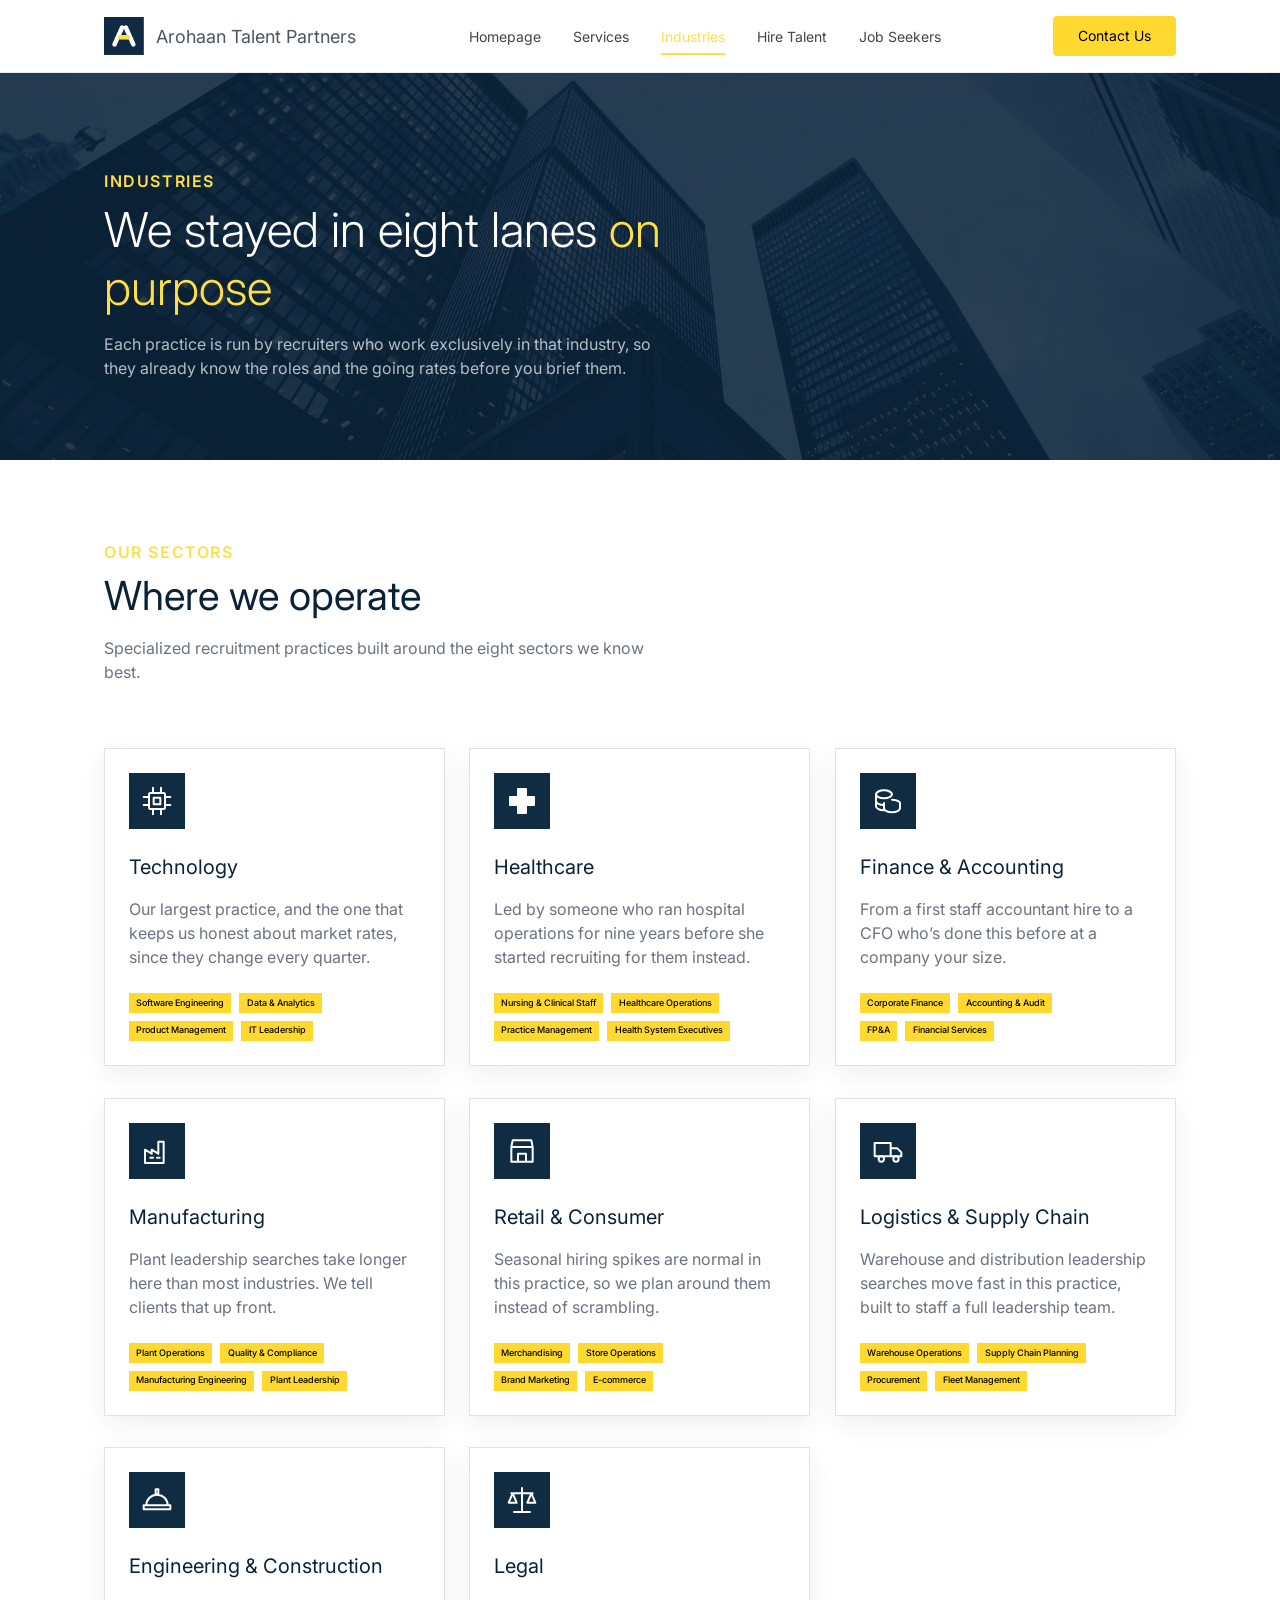
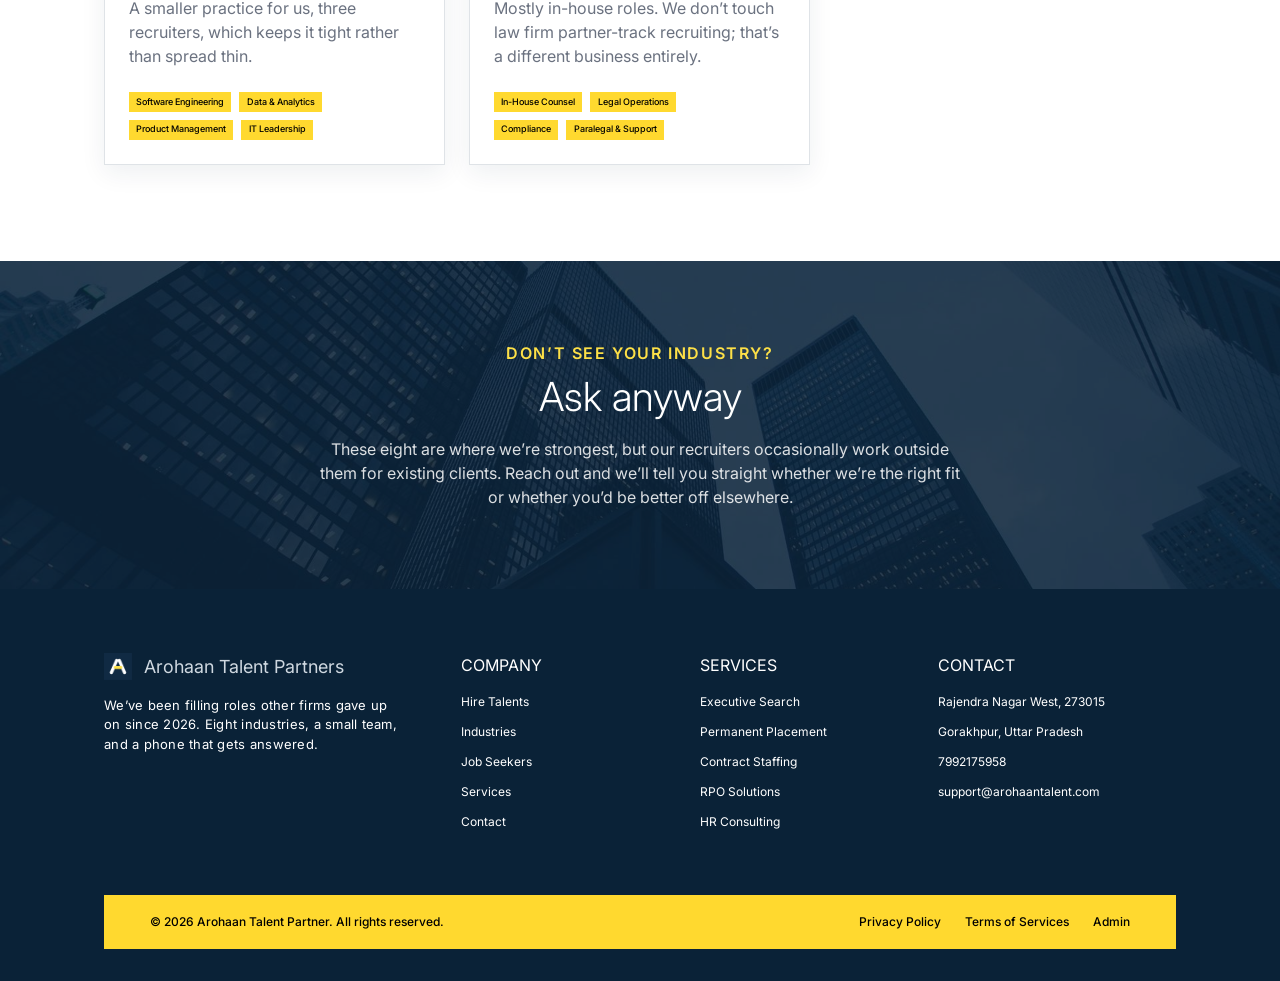
<file: industries.html>
<!DOCTYPE html>
<html lang="en">
  <head>
    <meta charset="utf-8">
    <meta name="viewport" content="width=device-width, initial-scale=1, viewport-fit=cover">
    <meta name="description" content="Eight specialised recruitment practices run by recruiters who know their sector.">
    <title>Industries | Arohaan Talent Partners</title>

    <link rel="icon" href="assets/images/logo.png">
    <link rel="preconnect" href="https://fonts.googleapis.com">
    <link rel="preconnect" href="https://fonts.gstatic.com" crossorigin>
    <link rel="stylesheet" href="https://fonts.googleapis.com/css2?family=Inter:wght@300;400;500;600;700&family=Poppins:wght@300;400;500&display=swap">
    <link rel="stylesheet" href="css/main.css">
  </head>

  <body>
    <header class="navbar">
      <div class="container navbar__inner">
        <a class="navbar__brand" href="index.html">
          <img src="assets/images/logo.png" alt="Arohaan logo" width="32" height="32">
          <span>Arohaan Talent Partners</span>
        </a>
        <nav class="nav-links" id="primary-nav" aria-label="Primary">
          <a href="index.html">Homepage</a>
          <a href="services.html">Services</a>
          <a class="is-active" href="#top" aria-current="page">Industries</a>
          <a href="hire-talent.html">Hire Talent</a>
          <a href="job-seekers.html">Job Seekers</a>
          <a class="nav-links__mobile-cta" href="contact.html">Contact Us</a>
        </nav>
        <a class="btn btn--primary navbar__cta" href="contact.html">Contact Us</a>
        <button class="navbar__toggle" aria-label="Toggle menu" aria-expanded="false" data-nav-toggle="" aria-controls="primary-nav" type="button">☰</button>
      </div>
    </header>

    <header class="page-hero" id="top">
      <img class="bg-image" src="assets/images/hero.jpg" alt="" width="1920" height="1359">
      <div class="container">
        <div class="eyebrow">Industries</div>
        <h1>We stayed in eight lanes <em>on purpose</em></h1>
        <p>
          Each practice is run by recruiters who work exclusively in that industry, so they
          already know the roles and the going rates before you brief them.
        </p>
      </div>
    </header>

    <section>
      <div class="container">
        <div class="eyebrow">Our sectors</div>
        <h2 class="heading-lg">Where we operate</h2>
        <p class="section-intro">
          Specialized recruitment practices built around the eight sectors we know best.
        </p>
        <div class="sector-grid">
          <article class="sector-card">
            <div class="sector-card__icon">
              <svg viewBox="0 0 24 24" fill="none" stroke="#fff" stroke-width="1.5" stroke-linecap="round" stroke-linejoin="round" aria-hidden="true">
                <rect x="6" y="6" width="12" height="12" rx="1"></rect>
                <rect x="9.500" y="9.500" width="5" height="5"></rect>
                <path d="M9 2v4M15 2v4M9 18v4M15 18v4M2 9h4M2 15h4M18 9h4M18 15h4"></path>
              </svg>
            </div>
            <h3>Technology</h3>
            <p>
              Our largest practice, and the one that keeps us honest about market rates, since they
              change every quarter.
            </p>
            <div class="tag-list">
              <div class="tag-list__row">
                <span>Software Engineering</span>
                <span>Data &amp; Analytics</span>
              </div>
              <div class="tag-list__row">
                <span>Product Management</span>
                <span>IT Leadership</span>
              </div>
            </div>
          </article>
          <article class="sector-card">
            <div class="sector-card__icon">
              <svg viewBox="0 0 24 24" fill="none" stroke="#fff" stroke-width="1.5" stroke-linecap="round" stroke-linejoin="round" aria-hidden="true">
                <path d="M9 3h6v6h6v6h-6v6H9v-6H3V9h6z" fill="#fff"></path>
              </svg>
            </div>
            <h3>Healthcare</h3>
            <p>
              Led by someone who ran hospital operations for nine years before she started recruiting
              for them instead.
            </p>
            <div class="tag-list">
              <div class="tag-list__row">
                <span>Nursing &amp; Clinical Staff</span>
                <span>Healthcare Operations</span>
              </div>
              <div class="tag-list__row">
                <span>Practice Management</span>
                <span>Health System Executives</span>
              </div>
            </div>
          </article>
          <article class="sector-card">
            <div class="sector-card__icon">
              <svg viewBox="0 0 24 24" fill="none" stroke="#fff" stroke-width="1.5" stroke-linecap="round" stroke-linejoin="round" aria-hidden="true">
                <ellipse cx="9" cy="7" rx="6" ry="3"></ellipse>
                <path d="M3 7v5c0 1.700 2.700 3 6 3M3 12v4c0 1.700 2.700 3 6 3M15 11c3 .2 6 1.200 6 2.500v4c0 1.500-2.700 3-6 3s-6-1.500-6-3v-4"></path>
              </svg>
            </div>
            <h3>Finance &amp; Accounting</h3>
            <p>
              From a first staff accountant hire to a CFO who’s done this before at a company your
              size.
            </p>
            <div class="tag-list">
              <div class="tag-list__row">
                <span>Corporate Finance</span>
                <span>Accounting &amp; Audit</span>
              </div>
              <div class="tag-list__row">
                <span>FP&amp;A</span>
                <span>Financial Services</span>
              </div>
            </div>
          </article>
          <article class="sector-card">
            <div class="sector-card__icon">
              <svg viewBox="0 0 24 24" fill="none" stroke="#fff" stroke-width="1.5" stroke-linecap="round" stroke-linejoin="round" aria-hidden="true">
                <path d="M3 21V11l5 3v-3l5 3V5h4v16z"></path>
                <path d="M7 17h2M12 17h2"></path>
              </svg>
            </div>
            <h3>Manufacturing</h3>
            <p>
              Plant leadership searches take longer here than most industries. We tell clients that up
              front.
            </p>
            <div class="tag-list">
              <div class="tag-list__row">
                <span>Plant Operations</span>
                <span>Quality &amp; Compliance</span>
              </div>
              <div class="tag-list__row">
                <span>Manufacturing Engineering</span>
                <span>Plant Leadership</span>
              </div>
            </div>
          </article>
          <article class="sector-card">
            <div class="sector-card__icon">
              <svg viewBox="0 0 24 24" fill="none" stroke="#fff" stroke-width="1.5" stroke-linecap="round" stroke-linejoin="round" aria-hidden="true">
                <path d="M4 9l1-5h14l1 5M4 9v11h16V9M4 9h16M9 20v-6h6v6"></path>
              </svg>
            </div>
            <h3>Retail &amp; Consumer</h3>
            <p>
              Seasonal hiring spikes are normal in this practice, so we plan around them instead of
              scrambling.
            </p>
            <div class="tag-list">
              <div class="tag-list__row">
                <span>Merchandising</span>
                <span>Store Operations</span>
              </div>
              <div class="tag-list__row">
                <span>Brand Marketing</span>
                <span>E-commerce</span>
              </div>
            </div>
          </article>
          <article class="sector-card">
            <div class="sector-card__icon">
              <svg viewBox="0 0 24 24" fill="none" stroke="#fff" stroke-width="1.5" stroke-linecap="round" stroke-linejoin="round" aria-hidden="true">
                <path d="M2 6h12v10H2zM14 10h5l3 3v3h-8"></path>
                <circle cx="7" cy="18" r="2" fill="#102C43"></circle>
                <circle cx="18" cy="18" r="2" fill="#102C43"></circle>
              </svg>
            </div>
            <h3>Logistics &amp; Supply Chain</h3>
            <p>
              Warehouse and distribution leadership searches move fast in this practice, built to
              staff a full leadership team.
            </p>
            <div class="tag-list">
              <div class="tag-list__row">
                <span>Warehouse Operations</span>
                <span>Supply Chain Planning</span>
              </div>
              <div class="tag-list__row">
                <span>Procurement</span>
                <span>Fleet Management</span>
              </div>
            </div>
          </article>
          <article class="sector-card">
            <div class="sector-card__icon">
              <svg viewBox="0 0 24 24" fill="none" stroke="#fff" stroke-width="1.5" stroke-linecap="round" stroke-linejoin="round" aria-hidden="true">
                <path d="M4 16a8 8 0 0116 0M2 16h20v3H2zM11 8V4h2v4"></path>
              </svg>
            </div>
            <h3>Engineering &amp; Construction</h3>
            <p>
              A smaller practice for us, three recruiters, which keeps it tight rather than spread
              thin.
            </p>
            <div class="tag-list">
              <div class="tag-list__row">
                <span>Software Engineering</span>
                <span>Data &amp; Analytics</span>
              </div>
              <div class="tag-list__row">
                <span>Product Management</span>
                <span>IT Leadership</span>
              </div>
            </div>
          </article>
          <article class="sector-card">
            <div class="sector-card__icon">
              <svg viewBox="0 0 24 24" fill="none" stroke="#fff" stroke-width="1.5" stroke-linecap="round" stroke-linejoin="round" aria-hidden="true">
                <path d="M12 3v18M6 21h12M4 7h16M5 7l-3 7h6zM19 7l-3 7h6z"></path>
              </svg>
            </div>
            <h3>Legal</h3>
            <p>
              Mostly in-house roles. We don’t touch law firm partner-track recruiting; that’s a
              different business entirely.
            </p>
            <div class="tag-list">
              <div class="tag-list__row">
                <span>In-House Counsel</span>
                <span>Legal Operations</span>
              </div>
              <div class="tag-list__row">
                <span>Compliance</span>
                <span>Paralegal &amp; Support</span>
              </div>
            </div>
          </article>
        </div>
      </div>
    </section>

    <section class="cta-band" id="contact">
      <img class="bg-image" src="assets/images/hero.jpg" alt="" width="1920" height="1359">
      <div class="container">
        <div class="eyebrow">Don’t see your industry?</div>
        <h2>Ask anyway</h2>
        <p>
          These eight are where we’re strongest, but our recruiters occasionally work outside them
          for existing clients. Reach out and we’ll tell you straight whether we’re the right fit
          or whether you’d be better off elsewhere.
        </p>
      </div>
    </section>

    <footer>
      <div class="container footer__grid">
        <div>
          <a class="footer__logo" href="index.html">
            <img src="assets/images/logo.png" alt="Arohaan logo" width="32" height="32">
            <span>Arohaan Talent Partners</span>
          </a>
          <p class="footer__description">
            We’ve been filling roles other firms gave up on since 2026. Eight industries, a small
            team, and a phone that gets answered.
          </p>
        </div>
        <div>
          <h3 class="footer__title">COMPANY</h3>
          <ul class="footer__links">
            <li>
              <a href="hire-talent.html">Hire Talents</a>
            </li>
            <li>
              <a href="industries.html">Industries</a>
            </li>
            <li>
              <a href="job-seekers.html">Job Seekers</a>
            </li>
            <li>
              <a href="services.html">Services</a>
            </li>
            <li>
              <a href="contact.html">Contact</a>
            </li>
          </ul>
        </div>
        <div>
          <h3 class="footer__title">SERVICES</h3>
          <ul class="footer__links">
            <li>
              <a href="services.html">Executive Search</a>
            </li>
            <li>
              <a href="services.html">Permanent Placement</a>
            </li>
            <li>
              <a href="services.html">Contract Staffing</a>
            </li>
            <li>
              <a href="services.html">RPO Solutions</a>
            </li>
            <li>
              <a href="services.html">HR Consulting</a>
            </li>
          </ul>
        </div>
        <div>
          <h3 class="footer__title">CONTACT</h3>
          <ul class="footer__links">
            <li>Rajendra Nagar West, 273015</li>
            <li>Gorakhpur, Uttar Pradesh</li>
            <li>
              <a href="tel:7992175958">7992175958</a>
            </li>
            <li>
              <a href="mailto:support@arohaantalent.com">support@arohaantalent.com</a>
            </li>
          </ul>
        </div>
      </div>
      <div class="footer__bottom">
        <div class="footer__bottom-inner">
          <div>© 2026 Arohaan Talent Partner. All rights reserved.</div>
          <span>
            <a href="index.html">Privacy Policy</a>
            <a href="index.html">Terms of Services</a>
            <a href="index.html">Admin</a>
          </span>
        </div>
      </div>
    </footer>

    <script src="js/main.js" defer></script>
  </body>
</html>
</file>
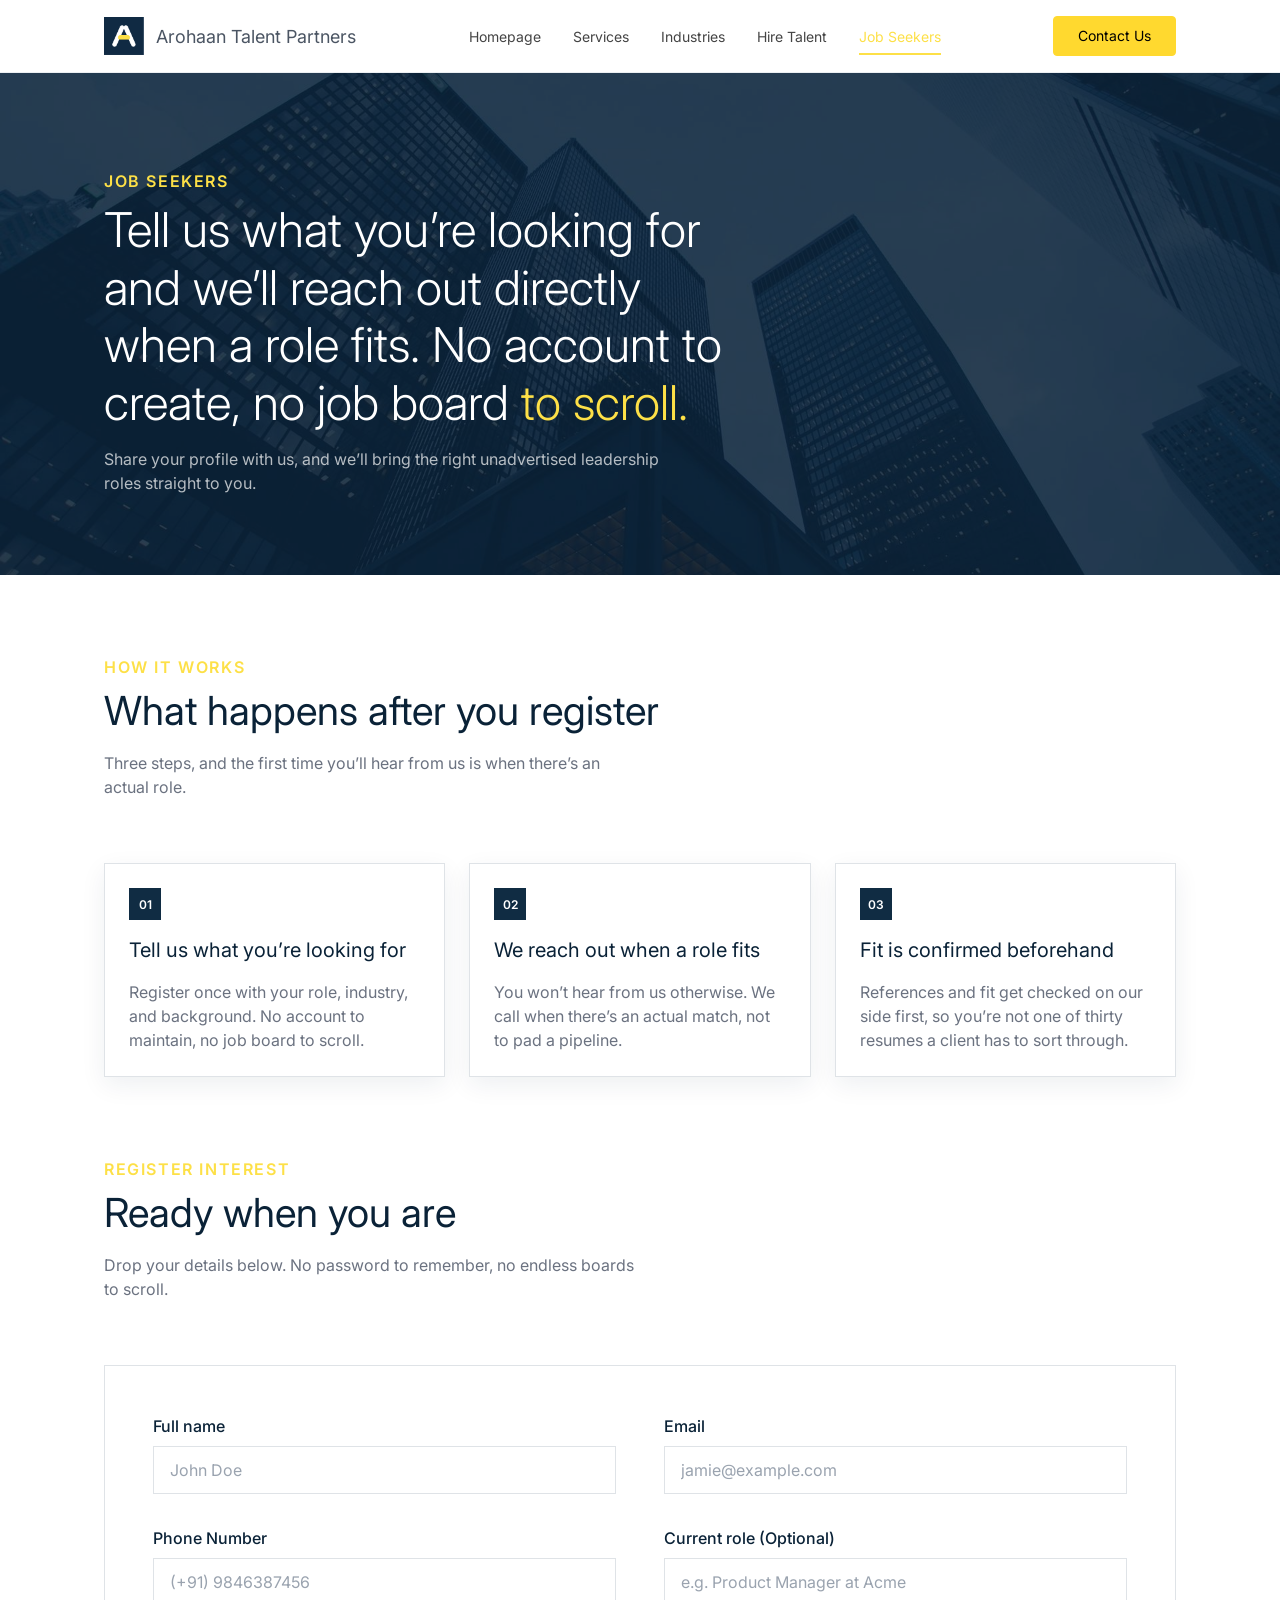
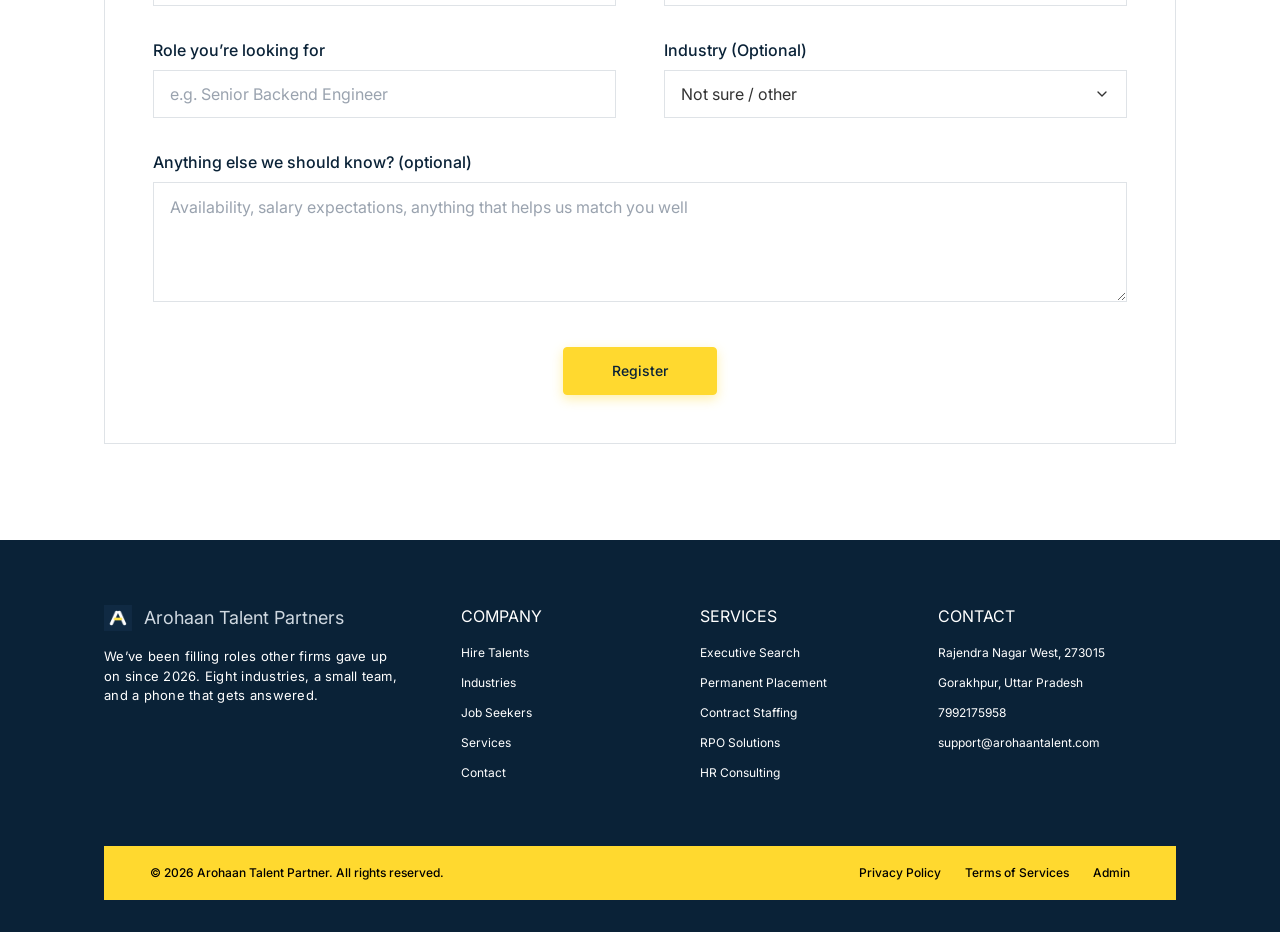
<file: job-seekers.html>
<!DOCTYPE html>
<html lang="en">
  <head>
    <meta charset="utf-8">
    <meta name="viewport" content="width=device-width, initial-scale=1, viewport-fit=cover">
    <meta name="description" content="Register your interest and we reach out when a role fits.">
    <title>Job Seekers | Arohaan Talent Partners</title>

    <link rel="icon" href="assets/images/logo.png">
    <link rel="preconnect" href="https://fonts.googleapis.com">
    <link rel="preconnect" href="https://fonts.gstatic.com" crossorigin>
    <link rel="stylesheet" href="https://fonts.googleapis.com/css2?family=Inter:wght@300;400;500;600;700&family=Poppins:wght@300;400;500&display=swap">
    <link rel="stylesheet" href="css/main.css">
  </head>

  <body>
    <header class="navbar">
      <div class="container navbar__inner">
        <a class="navbar__brand" href="index.html">
          <img src="assets/images/logo.png" alt="Arohaan logo" width="32" height="32">
          <span>Arohaan Talent Partners</span>
        </a>
        <nav class="nav-links" id="primary-nav" aria-label="Primary">
          <a href="index.html">Homepage</a>
          <a href="services.html">Services</a>
          <a href="industries.html">Industries</a>
          <a href="hire-talent.html">Hire Talent</a>
          <a class="is-active" href="#top" aria-current="page">Job Seekers</a>
          <a class="nav-links__mobile-cta" href="contact.html">Contact Us</a>
        </nav>
        <a class="btn btn--primary navbar__cta" href="contact.html">Contact Us</a>
        <button class="navbar__toggle" aria-label="Toggle menu" aria-expanded="false" data-nav-toggle="" aria-controls="primary-nav" type="button">☰</button>
      </div>
    </header>

    <header class="page-hero" id="top">
      <img class="bg-image" src="assets/images/hero.jpg" alt="" width="1920" height="1359">
      <div class="container">
        <div class="eyebrow">Job seekers</div>
        <h1 class="page-hero__title--long">Tell us what you’re looking for and we’ll reach out directly when a role fits. No account to create, no job board <em>to scroll.</em></h1>
        <p>
          Share your profile with us, and we’ll bring the right unadvertised leadership roles
          straight to you.
        </p>
      </div>
    </header>

    <section>
      <div class="container">
        <div class="eyebrow">How it works</div>
        <h2 class="heading-lg">What happens after you register</h2>
        <p class="section-intro">
          Three steps, and the first time you’ll hear from us is when there’s an actual role.
        </p>
        <div class="steps-grid">
          <div class="step-card">
            <span class="step-card__number">01</span>
            <h3>Tell us what you’re looking for</h3>
            <p>
              Register once with your role, industry, and background. No account to maintain, no job
              board to scroll.
            </p>
          </div>
          <div class="step-card">
            <span class="step-card__number">02</span>
            <h3>We reach out when a role fits</h3>
            <p>
              You won’t hear from us otherwise. We call when there’s an actual match, not to pad a
              pipeline.
            </p>
          </div>
          <div class="step-card">
            <span class="step-card__number">03</span>
            <h3>Fit is confirmed beforehand</h3>
            <p>
              References and fit get checked on our side first, so you’re not one of thirty resumes a
              client has to sort through.
            </p>
          </div>
        </div>
      </div>
    </section>

    <section id="request" class="section--padded-bottom">
      <div class="container">
        <div class="eyebrow">Register interest</div>
        <h2 class="heading-lg">Ready when you are</h2>
        <p class="section-intro">
          Drop your details below. No password to remember, no endless boards to scroll.
        </p>
        <form class="request-form" data-demo-form="">
          <div class="form-grid">
            <div>
              <label for="a">Full name</label>
              <input id="a" placeholder="John Doe" autocomplete="name">
            </div>
            <div>
              <label for="b">Email</label>
              <input id="b" type="email" placeholder="jamie@example.com" autocomplete="email">
            </div>
            <div>
              <label for="c">Phone Number</label>
              <input id="c" type="tel" placeholder="(+91) 9846387456" autocomplete="tel">
            </div>
            <div>
              <label for="d">Current role (Optional)</label>
              <input id="d" placeholder="e.g. Product Manager at Acme">
            </div>
            <div>
              <label for="e">Role you’re looking for</label>
              <input id="e" placeholder="e.g. Senior Backend Engineer">
            </div>
            <div>
              <label for="f">Industry (Optional)</label>
              <select id="f">
                <option>Not sure / other</option>
                <option>Technology</option>
                <option>Healthcare</option>
                <option>Finance &amp; Accounting</option>
                <option>Manufacturing</option>
                <option>Retail &amp; Consumer</option>
                <option>Logistics &amp; Supply Chain</option>
                <option>Engineering &amp; Construction</option>
                <option>Legal</option>
              </select>
            </div>
            <div class="full-width">
              <label for="g">Anything else we should know? (optional)</label>
              <textarea id="g" placeholder="Availability, salary expectations, anything that helps us match you well"></textarea>
            </div>
          </div>
          <div class="actions-center">
            <button class="btn btn--primary" type="submit">Register</button>
          </div>
        </form>
      </div>
    </section>

    <footer>
      <div class="container footer__grid">
        <div>
          <a class="footer__logo" href="index.html">
            <img src="assets/images/logo.png" alt="Arohaan logo" width="32" height="32">
            <span>Arohaan Talent Partners</span>
          </a>
          <p class="footer__description">
            We’ve been filling roles other firms gave up on since 2026. Eight industries, a small
            team, and a phone that gets answered.
          </p>
        </div>
        <div>
          <h3 class="footer__title">COMPANY</h3>
          <ul class="footer__links">
            <li>
              <a href="hire-talent.html">Hire Talents</a>
            </li>
            <li>
              <a href="industries.html">Industries</a>
            </li>
            <li>
              <a href="job-seekers.html">Job Seekers</a>
            </li>
            <li>
              <a href="services.html">Services</a>
            </li>
            <li>
              <a href="contact.html">Contact</a>
            </li>
          </ul>
        </div>
        <div>
          <h3 class="footer__title">SERVICES</h3>
          <ul class="footer__links">
            <li>
              <a href="services.html">Executive Search</a>
            </li>
            <li>
              <a href="services.html">Permanent Placement</a>
            </li>
            <li>
              <a href="services.html">Contract Staffing</a>
            </li>
            <li>
              <a href="services.html">RPO Solutions</a>
            </li>
            <li>
              <a href="services.html">HR Consulting</a>
            </li>
          </ul>
        </div>
        <div>
          <h3 class="footer__title">CONTACT</h3>
          <ul class="footer__links">
            <li>Rajendra Nagar West, 273015</li>
            <li>Gorakhpur, Uttar Pradesh</li>
            <li>
              <a href="tel:7992175958">7992175958</a>
            </li>
            <li>
              <a href="mailto:support@arohaantalent.com">support@arohaantalent.com</a>
            </li>
          </ul>
        </div>
      </div>
      <div class="footer__bottom">
        <div class="footer__bottom-inner">
          <div>© 2026 Arohaan Talent Partner. All rights reserved.</div>
          <span>
            <a href="index.html">Privacy Policy</a>
            <a href="index.html">Terms of Services</a>
            <a href="index.html">Admin</a>
          </span>
        </div>
      </div>
    </footer>

    <script src="js/main.js" defer></script>
  </body>
</html>
</file>
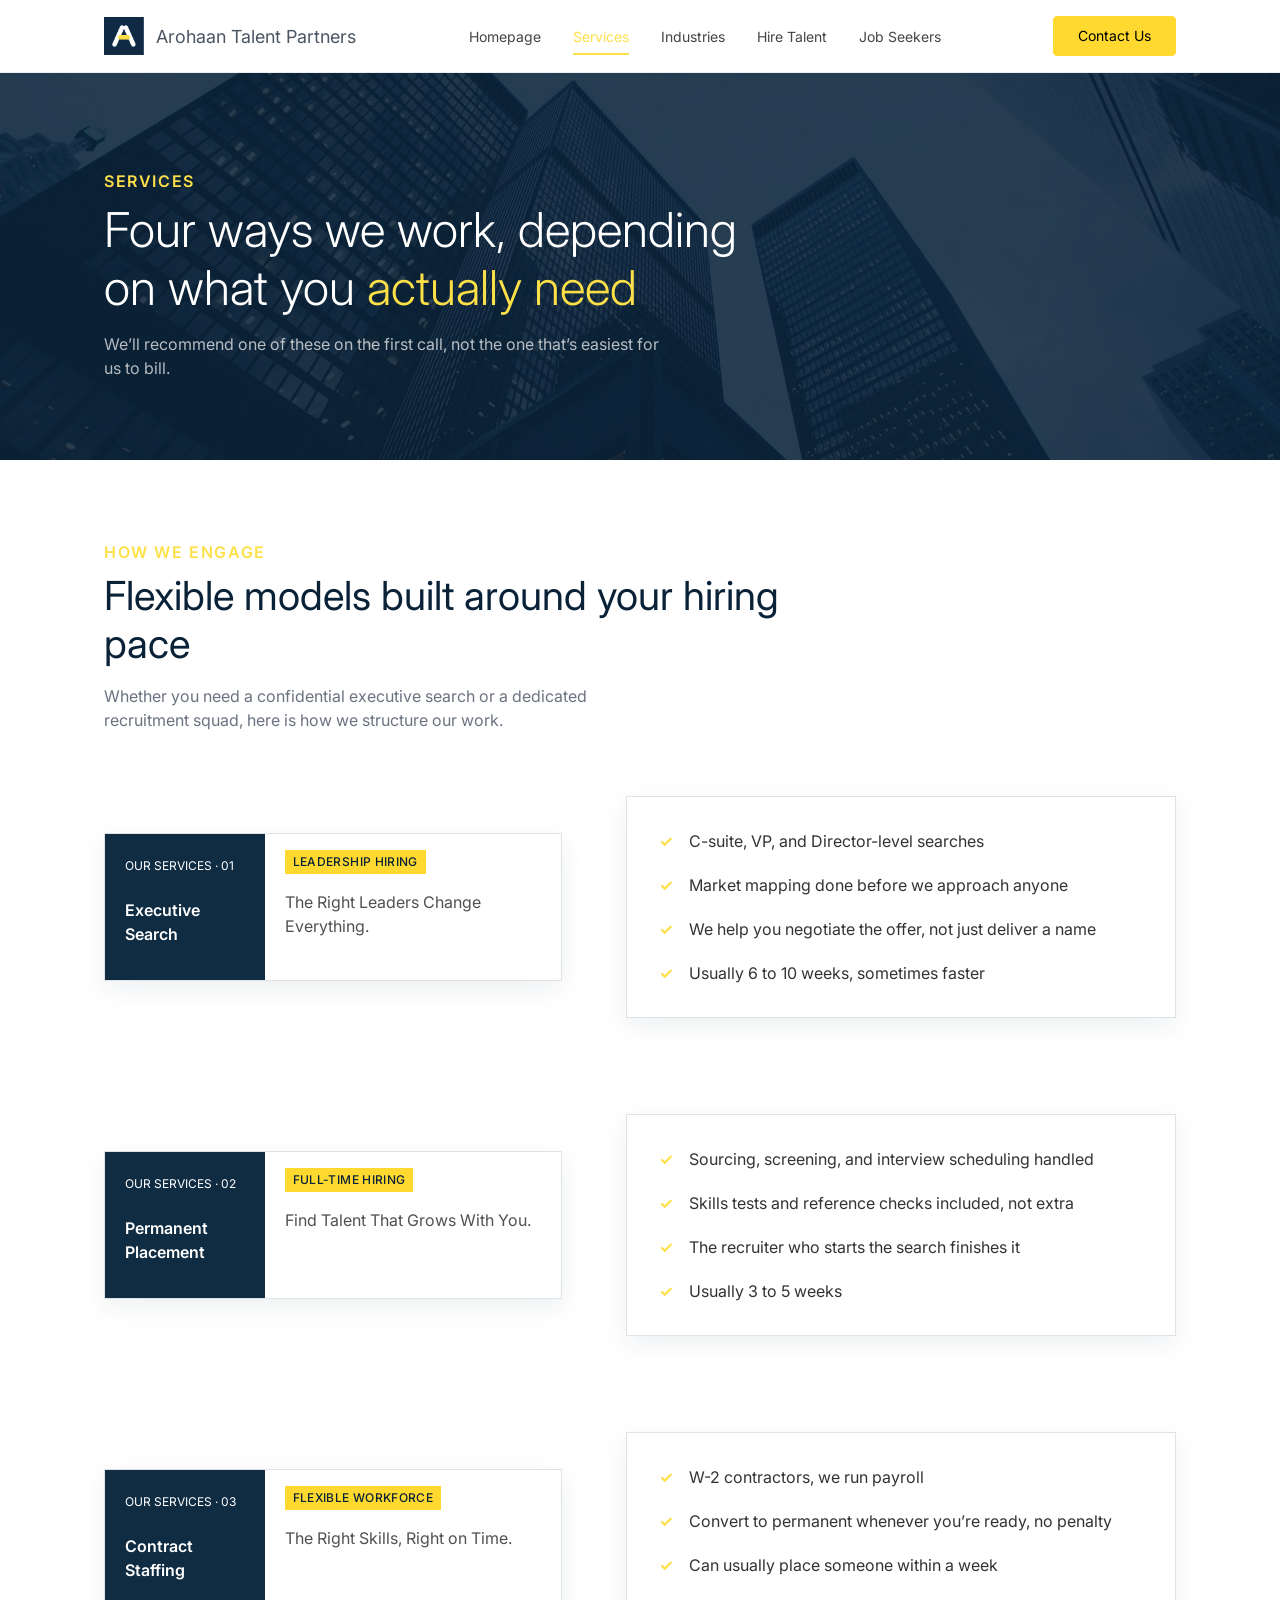
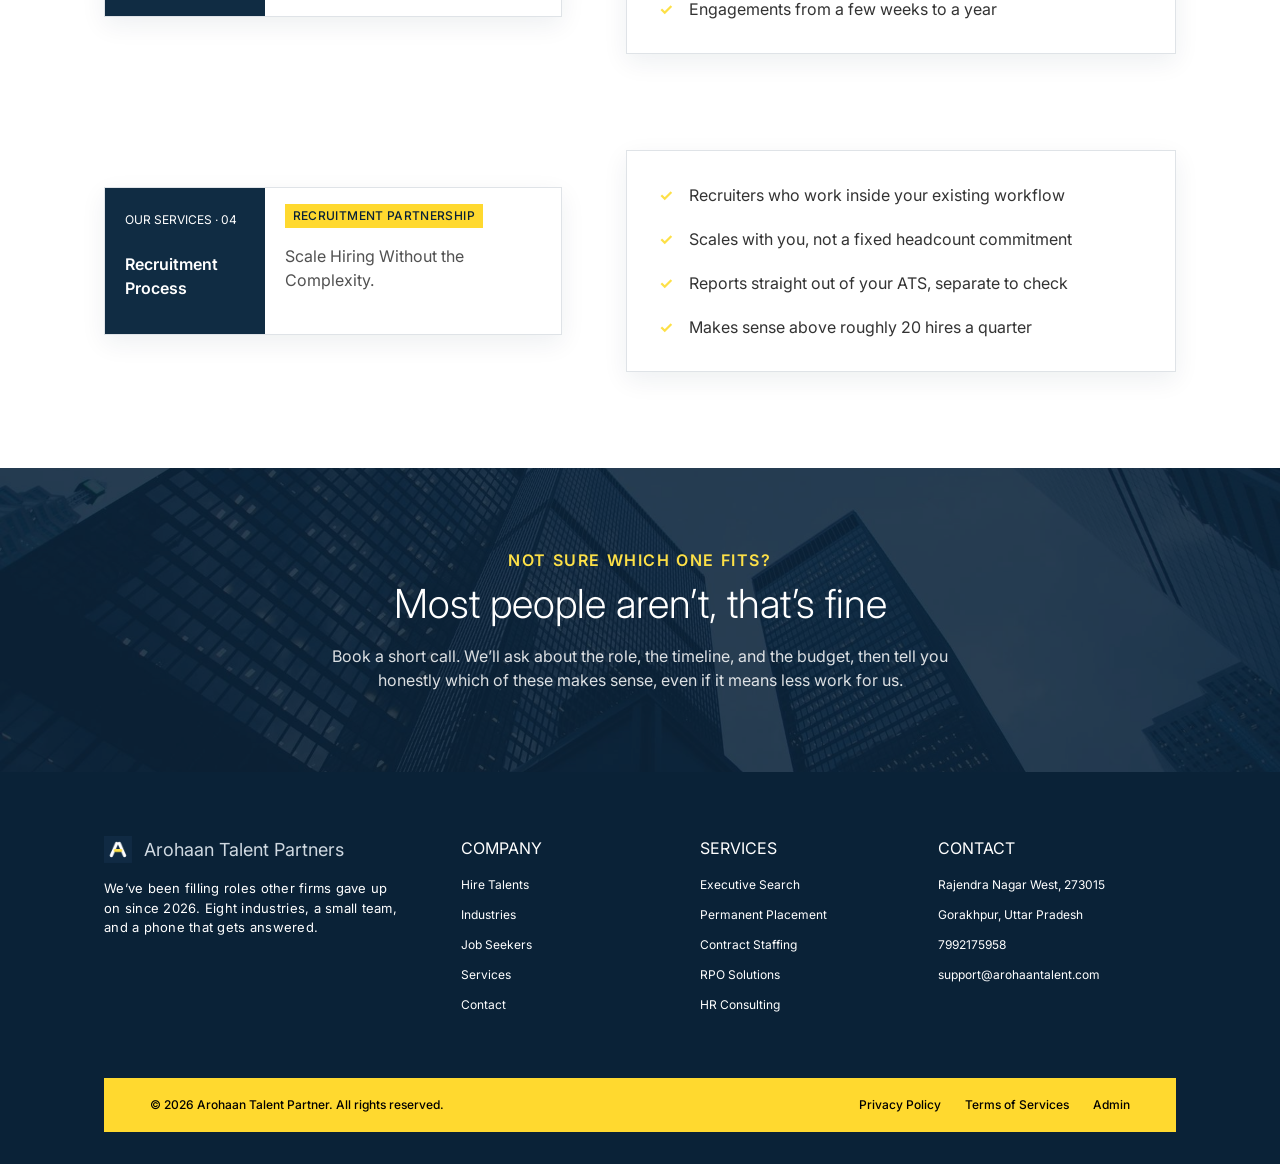
<file: services.html>
<!DOCTYPE html>
<html lang="en">
  <head>
    <meta charset="utf-8">
    <meta name="viewport" content="width=device-width, initial-scale=1, viewport-fit=cover">
    <meta name="description" content="Four ways we work: executive search, permanent placement, contract staffing and recruitment process outsourcing.">
    <title>Services | Arohaan Talent Partners</title>

    <link rel="icon" href="assets/images/logo.png">
    <link rel="preconnect" href="https://fonts.googleapis.com">
    <link rel="preconnect" href="https://fonts.gstatic.com" crossorigin>
    <link rel="stylesheet" href="https://fonts.googleapis.com/css2?family=Inter:wght@300;400;500;600;700&family=Poppins:wght@300;400;500&display=swap">
    <link rel="stylesheet" href="css/main.css">
  </head>

  <body>
    <header class="navbar">
      <div class="container navbar__inner">
        <a class="navbar__brand" href="index.html">
          <img src="assets/images/logo.png" alt="Arohaan logo" width="32" height="32">
          <span>Arohaan Talent Partners</span>
        </a>
        <nav class="nav-links" id="primary-nav" aria-label="Primary">
          <a href="index.html">Homepage</a>
          <a class="is-active" href="#top" aria-current="page">Services</a>
          <a href="industries.html">Industries</a>
          <a href="hire-talent.html">Hire Talent</a>
          <a href="job-seekers.html">Job Seekers</a>
          <a class="nav-links__mobile-cta" href="contact.html">Contact Us</a>
        </nav>
        <a class="btn btn--primary navbar__cta" href="contact.html">Contact Us</a>
        <button class="navbar__toggle" aria-label="Toggle menu" aria-expanded="false" data-nav-toggle="" aria-controls="primary-nav" type="button">☰</button>
      </div>
    </header>

    <header class="page-hero" id="top">
      <img class="bg-image" src="assets/images/hero.jpg" alt="" width="1920" height="1359">
      <div class="container">
        <div class="eyebrow">Services</div>
        <h1>Four ways we work, depending on what you <em>actually need</em></h1>
        <p>
          We’ll recommend one of these on the first call, not the one that’s easiest for us to
          bill.
        </p>
      </div>
    </header>

    <section>
      <div class="container">
        <div class="eyebrow">How we engage</div>
        <h2 class="heading-lg">Flexible models built around your hiring pace</h2>
        <p class="section-intro">
          Whether you need a confidential executive search or a dedicated recruitment squad, here
          is how we structure our work.
        </p>
        <div class="service-rows">
          <div class="service-grid service-row">
            <div class="service-card">
              <div class="service-card__label">
                <small>OUR SERVICES · 01</small>
                <b>Executive Search</b>
              </div>
              <div class="service-card__body">
                <span class="badge">LEADERSHIP HIRING</span>
                <h3>The Right Leaders Change Everything.</h3>
              </div>
            </div>
            <ul class="checklist">
              <li>C-suite, VP, and Director-level searches</li>
              <li>Market mapping done before we approach anyone</li>
              <li>We help you negotiate the offer, not just deliver a name</li>
              <li>Usually 6 to 10 weeks, sometimes faster</li>
            </ul>
          </div>
          <div class="service-grid service-row">
            <div class="service-card">
              <div class="service-card__label">
                <small>OUR SERVICES · 02</small>
                <b>Permanent Placement</b>
              </div>
              <div class="service-card__body">
                <span class="badge">FULL-TIME HIRING</span>
                <h3>Find Talent That Grows With You.</h3>
              </div>
            </div>
            <ul class="checklist">
              <li>Sourcing, screening, and interview scheduling handled</li>
              <li>Skills tests and reference checks included, not extra</li>
              <li>The recruiter who starts the search finishes it</li>
              <li>Usually 3 to 5 weeks</li>
            </ul>
          </div>
          <div class="service-grid service-row">
            <div class="service-card">
              <div class="service-card__label">
                <small>OUR SERVICES · 03</small>
                <b>Contract Staffing</b>
              </div>
              <div class="service-card__body">
                <span class="badge">FLEXIBLE WORKFORCE</span>
                <h3>The Right Skills, Right on Time.</h3>
              </div>
            </div>
            <ul class="checklist">
              <li>W-2 contractors, we run payroll</li>
              <li>Convert to permanent whenever you’re ready, no penalty</li>
              <li>Can usually place someone within a week</li>
              <li>Engagements from a few weeks to a year</li>
            </ul>
          </div>
          <div class="service-grid service-row">
            <div class="service-card">
              <div class="service-card__label">
                <small>OUR SERVICES · 04</small>
                <b>Recruitment Process</b>
              </div>
              <div class="service-card__body">
                <span class="badge">RECRUITMENT PARTNERSHIP</span>
                <h3>Scale Hiring Without the Complexity.</h3>
              </div>
            </div>
            <ul class="checklist">
              <li>Recruiters who work inside your existing workflow</li>
              <li>Scales with you, not a fixed headcount commitment</li>
              <li>Reports straight out of your ATS, separate to check</li>
              <li>Makes sense above roughly 20 hires a quarter</li>
            </ul>
          </div>
        </div>
      </div>
    </section>

    <section class="cta-band" id="contact">
      <img class="bg-image" src="assets/images/hero.jpg" alt="" width="1920" height="1359">
      <div class="container">
        <div class="eyebrow">Not sure which one fits?</div>
        <h2>Most people aren’t, that’s fine</h2>
        <p>
          Book a short call. We’ll ask about the role, the timeline, and the budget, then tell you
          honestly which of these makes sense, even if it means less work for us.
        </p>
      </div>
    </section>

    <footer>
      <div class="container footer__grid">
        <div>
          <a class="footer__logo" href="index.html">
            <img src="assets/images/logo.png" alt="Arohaan logo" width="32" height="32">
            <span>Arohaan Talent Partners</span>
          </a>
          <p class="footer__description">
            We’ve been filling roles other firms gave up on since 2026. Eight industries, a small
            team, and a phone that gets answered.
          </p>
        </div>
        <div>
          <h3 class="footer__title">COMPANY</h3>
          <ul class="footer__links">
            <li>
              <a href="hire-talent.html">Hire Talents</a>
            </li>
            <li>
              <a href="industries.html">Industries</a>
            </li>
            <li>
              <a href="job-seekers.html">Job Seekers</a>
            </li>
            <li>
              <a href="services.html">Services</a>
            </li>
            <li>
              <a href="contact.html">Contact</a>
            </li>
          </ul>
        </div>
        <div>
          <h3 class="footer__title">SERVICES</h3>
          <ul class="footer__links">
            <li>
              <a href="services.html">Executive Search</a>
            </li>
            <li>
              <a href="services.html">Permanent Placement</a>
            </li>
            <li>
              <a href="services.html">Contract Staffing</a>
            </li>
            <li>
              <a href="services.html">RPO Solutions</a>
            </li>
            <li>
              <a href="services.html">HR Consulting</a>
            </li>
          </ul>
        </div>
        <div>
          <h3 class="footer__title">CONTACT</h3>
          <ul class="footer__links">
            <li>Rajendra Nagar West, 273015</li>
            <li>Gorakhpur, Uttar Pradesh</li>
            <li>
              <a href="tel:7992175958">7992175958</a>
            </li>
            <li>
              <a href="mailto:support@arohaantalent.com">support@arohaantalent.com</a>
            </li>
          </ul>
        </div>
      </div>
      <div class="footer__bottom">
        <div class="footer__bottom-inner">
          <div>© 2026 Arohaan Talent Partner. All rights reserved.</div>
          <span>
            <a href="index.html">Privacy Policy</a>
            <a href="index.html">Terms of Services</a>
            <a href="index.html">Admin</a>
          </span>
        </div>
      </div>
    </footer>

    <script src="js/main.js" defer></script>
  </body>
</html>
</file>
<file: css/main.css>
/* ==========================================================================
   Arohaan Talent Partners – stylesheet entry point
   Order matters: tokens → base → components → page sections → motion.
   ========================================================================== */

@import url("tokens.css");
@import url("base.css");

/* Components */
@import url("buttons.css");
@import url("navbar.css");
@import url("footer.css");
@import url("forms.css");

/* Page sections */
@import url("hero.css");
@import url("services.css");
@import url("problem.css");
@import url("steps.css");
@import url("industries.css");
@import url("testimonials.css");
@import url("info-split.css");

/* Motion comes last so it can refine everything above */
@import url("animations.css");
</file>
